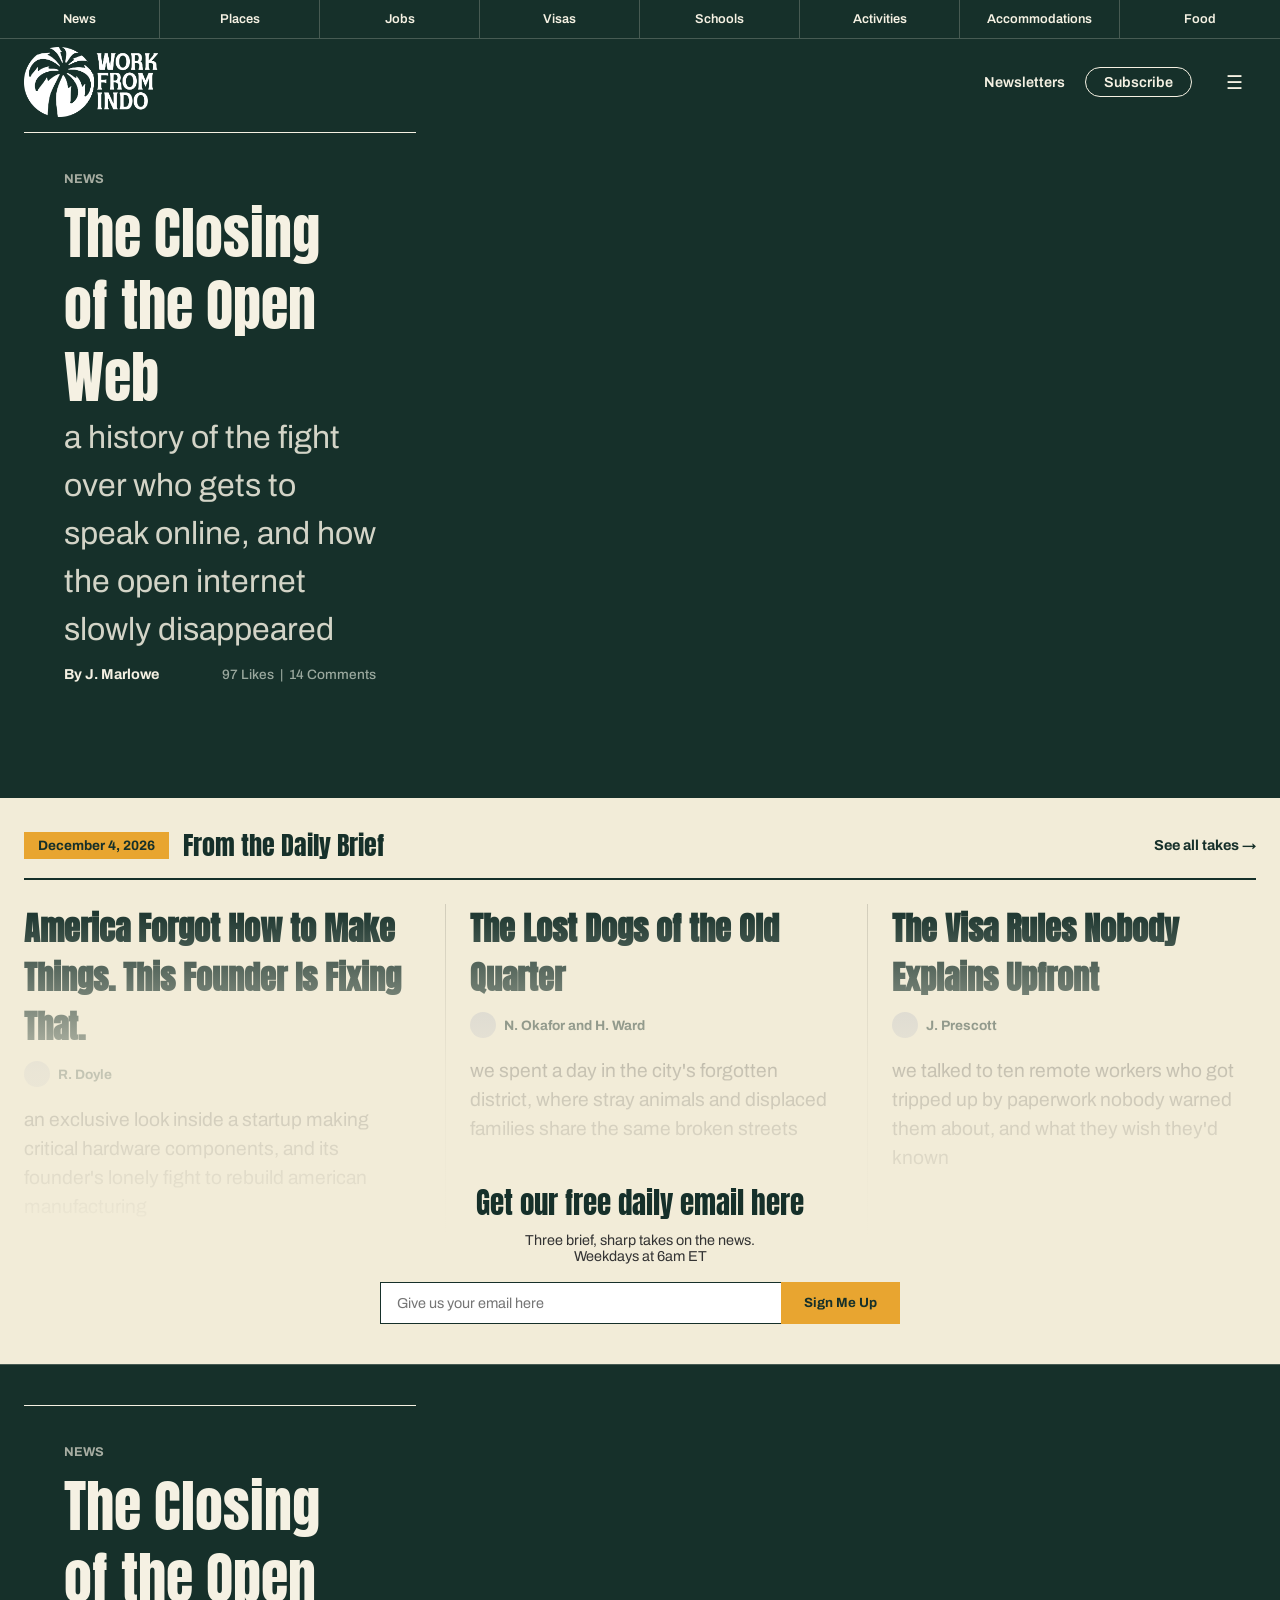
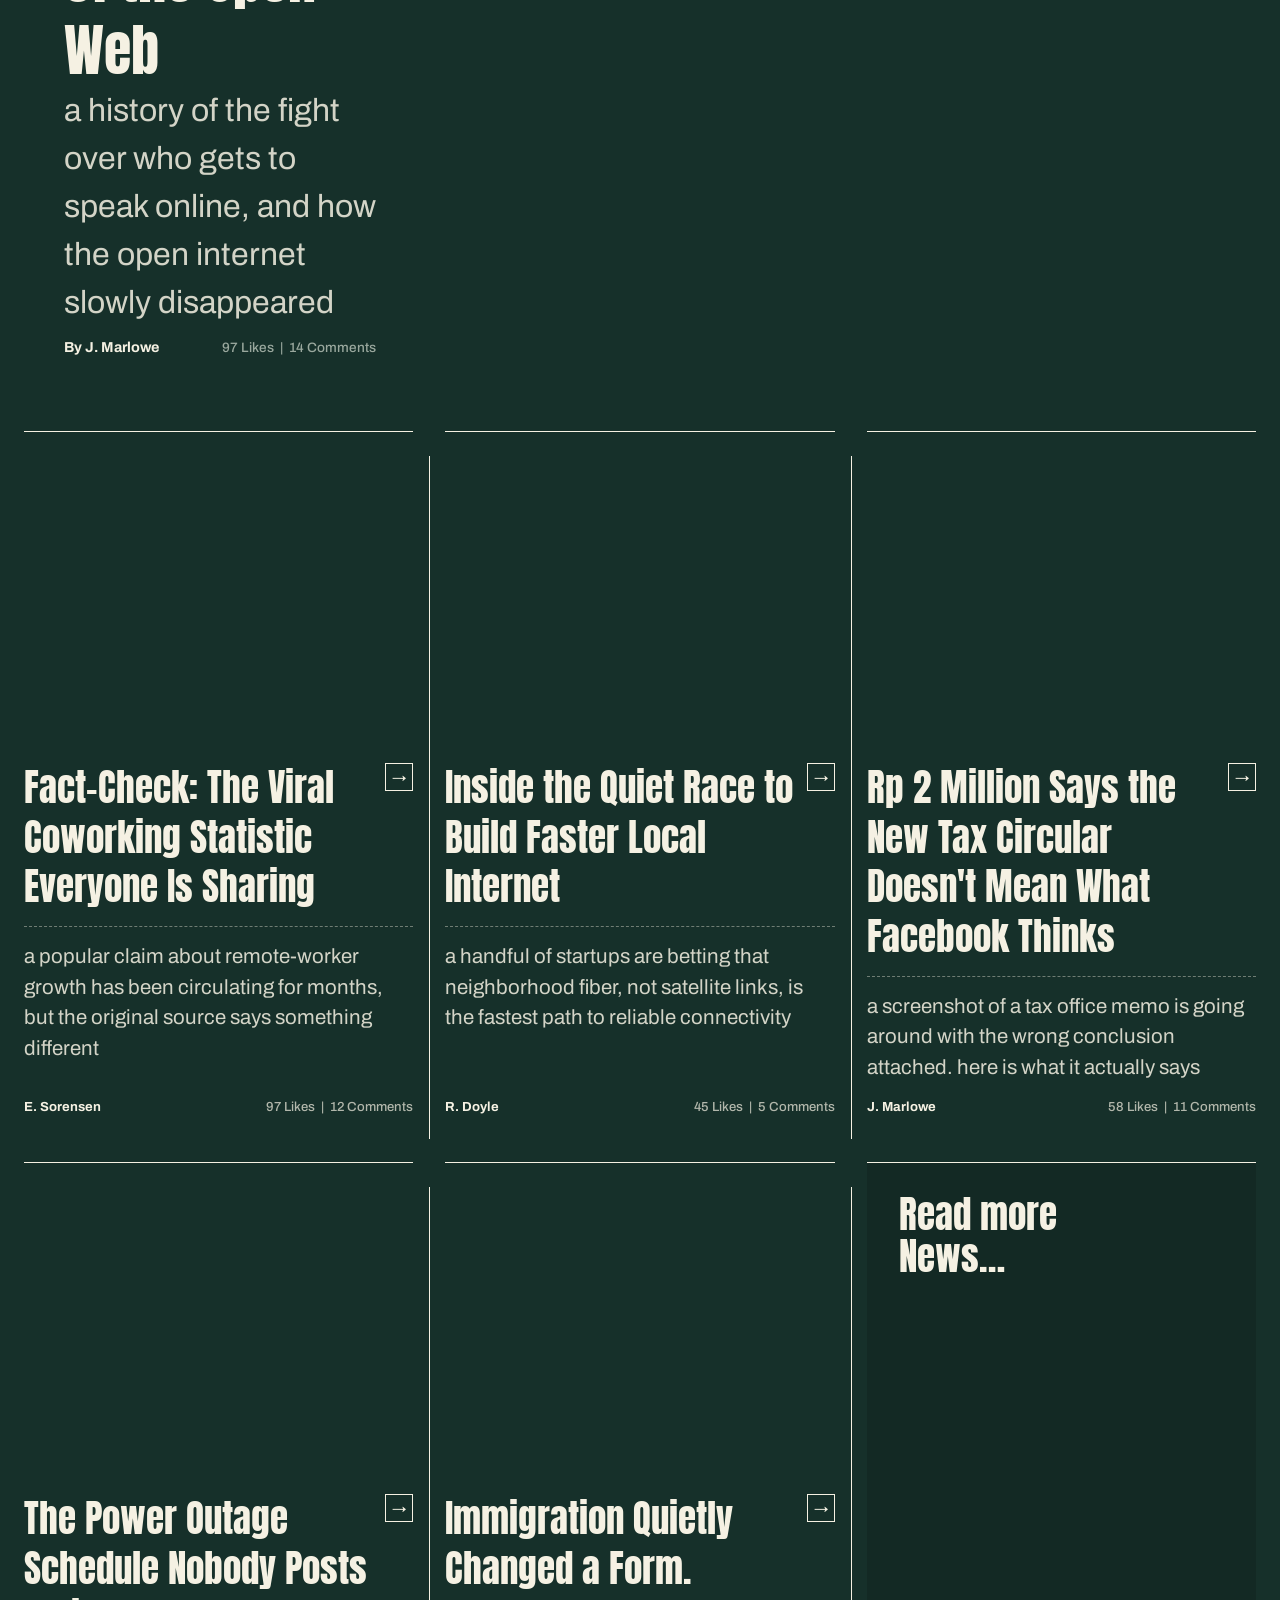
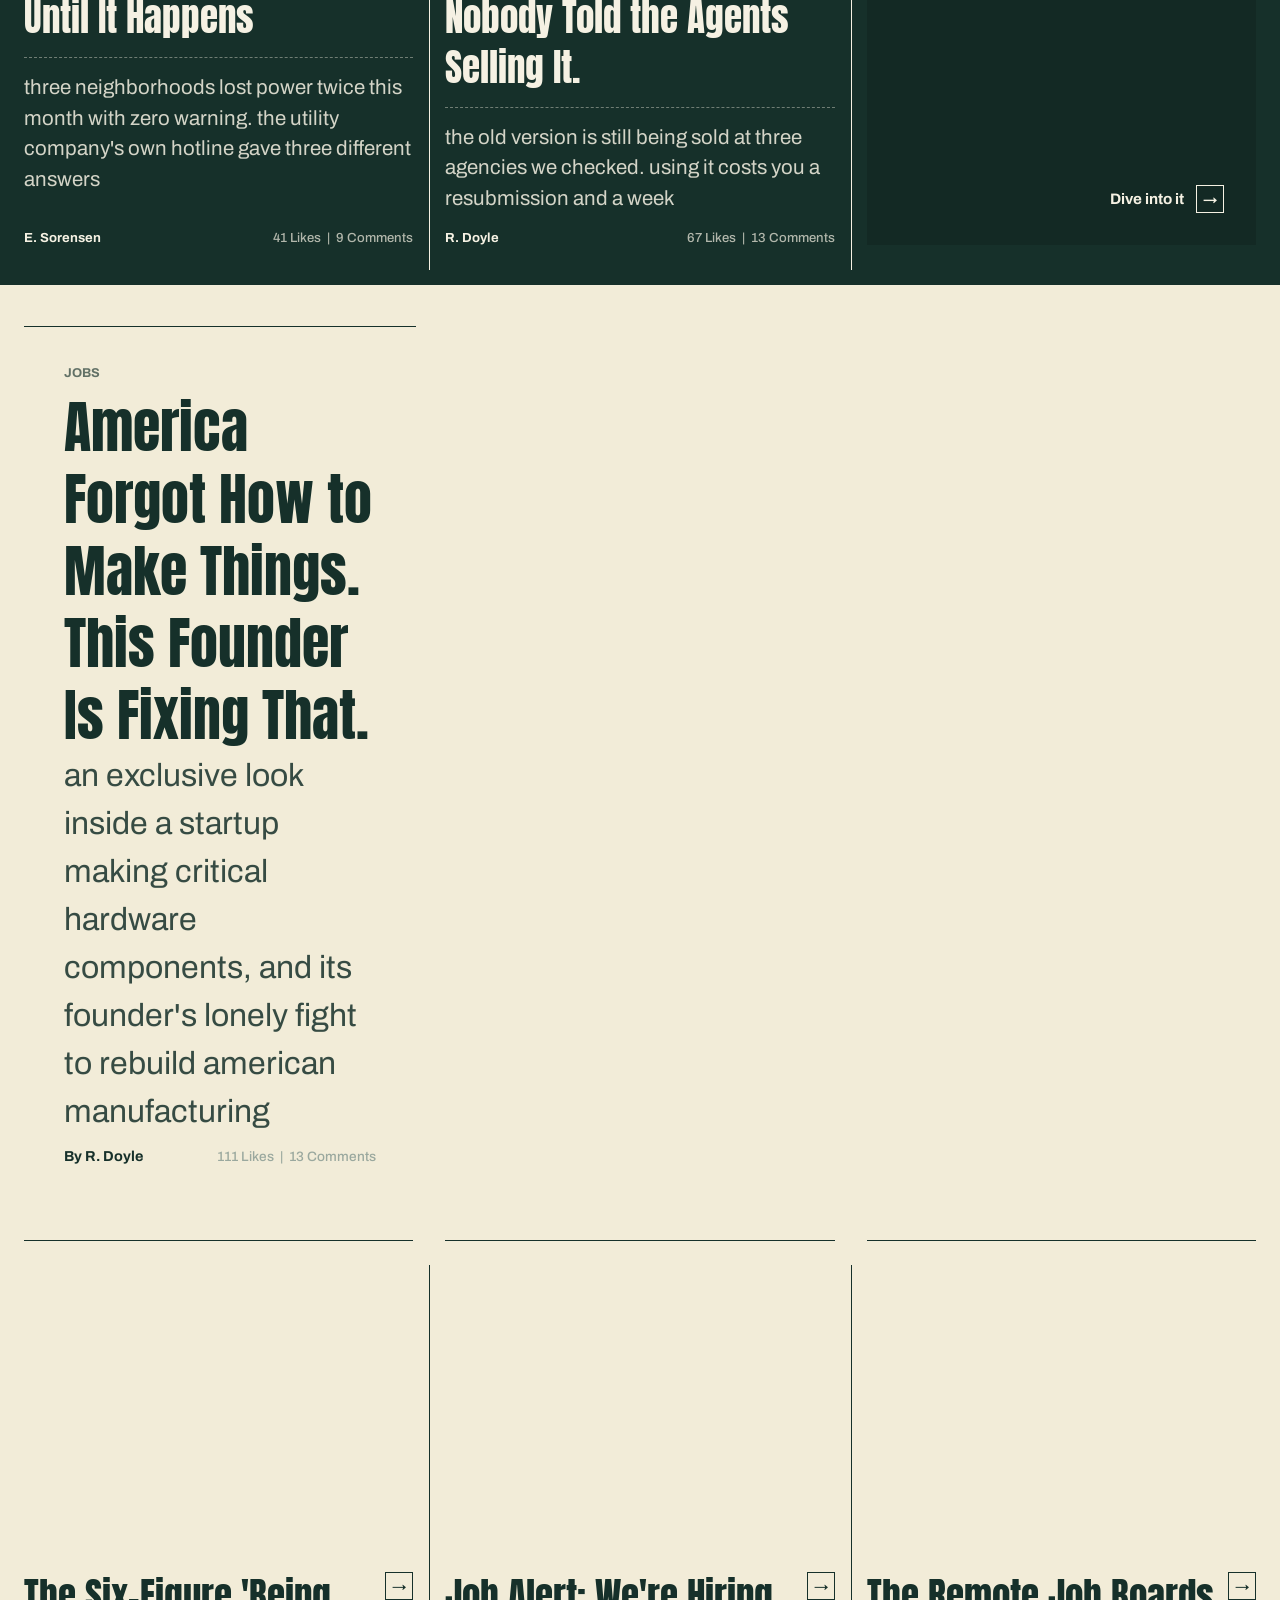
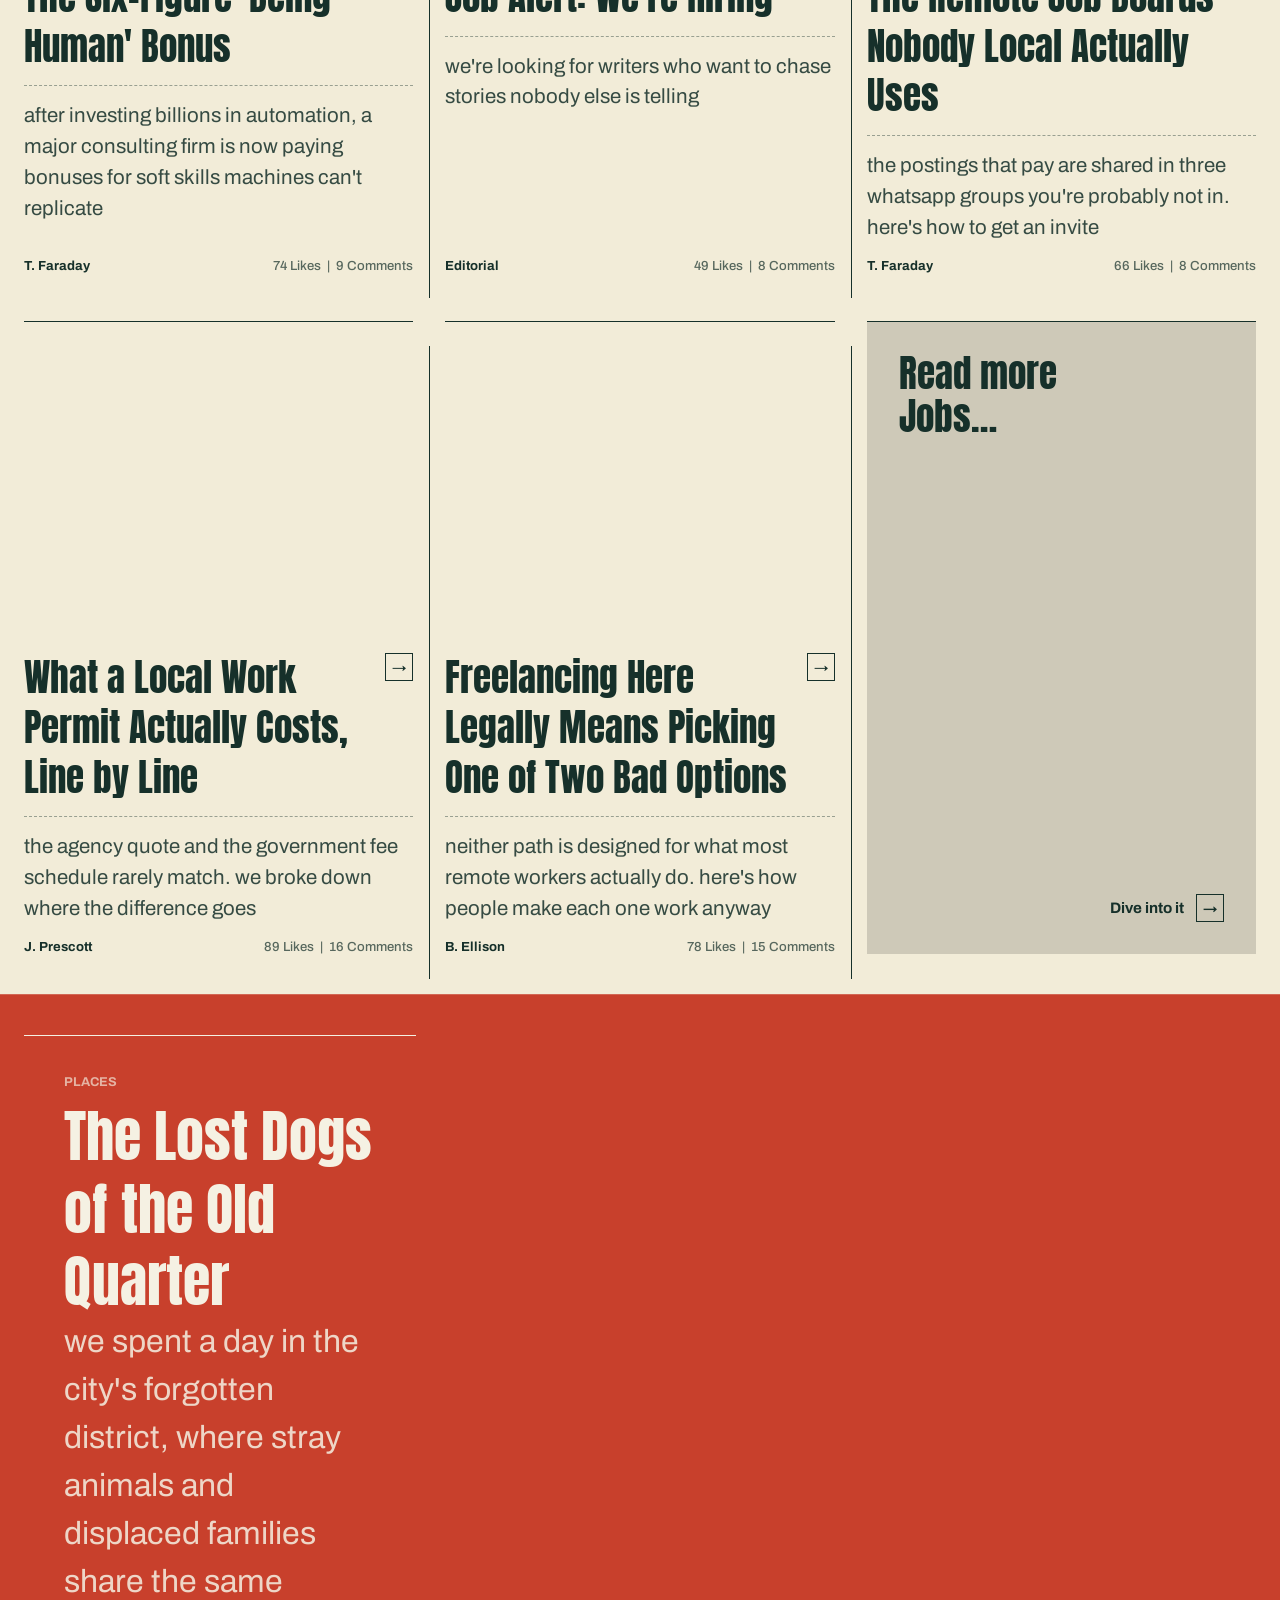
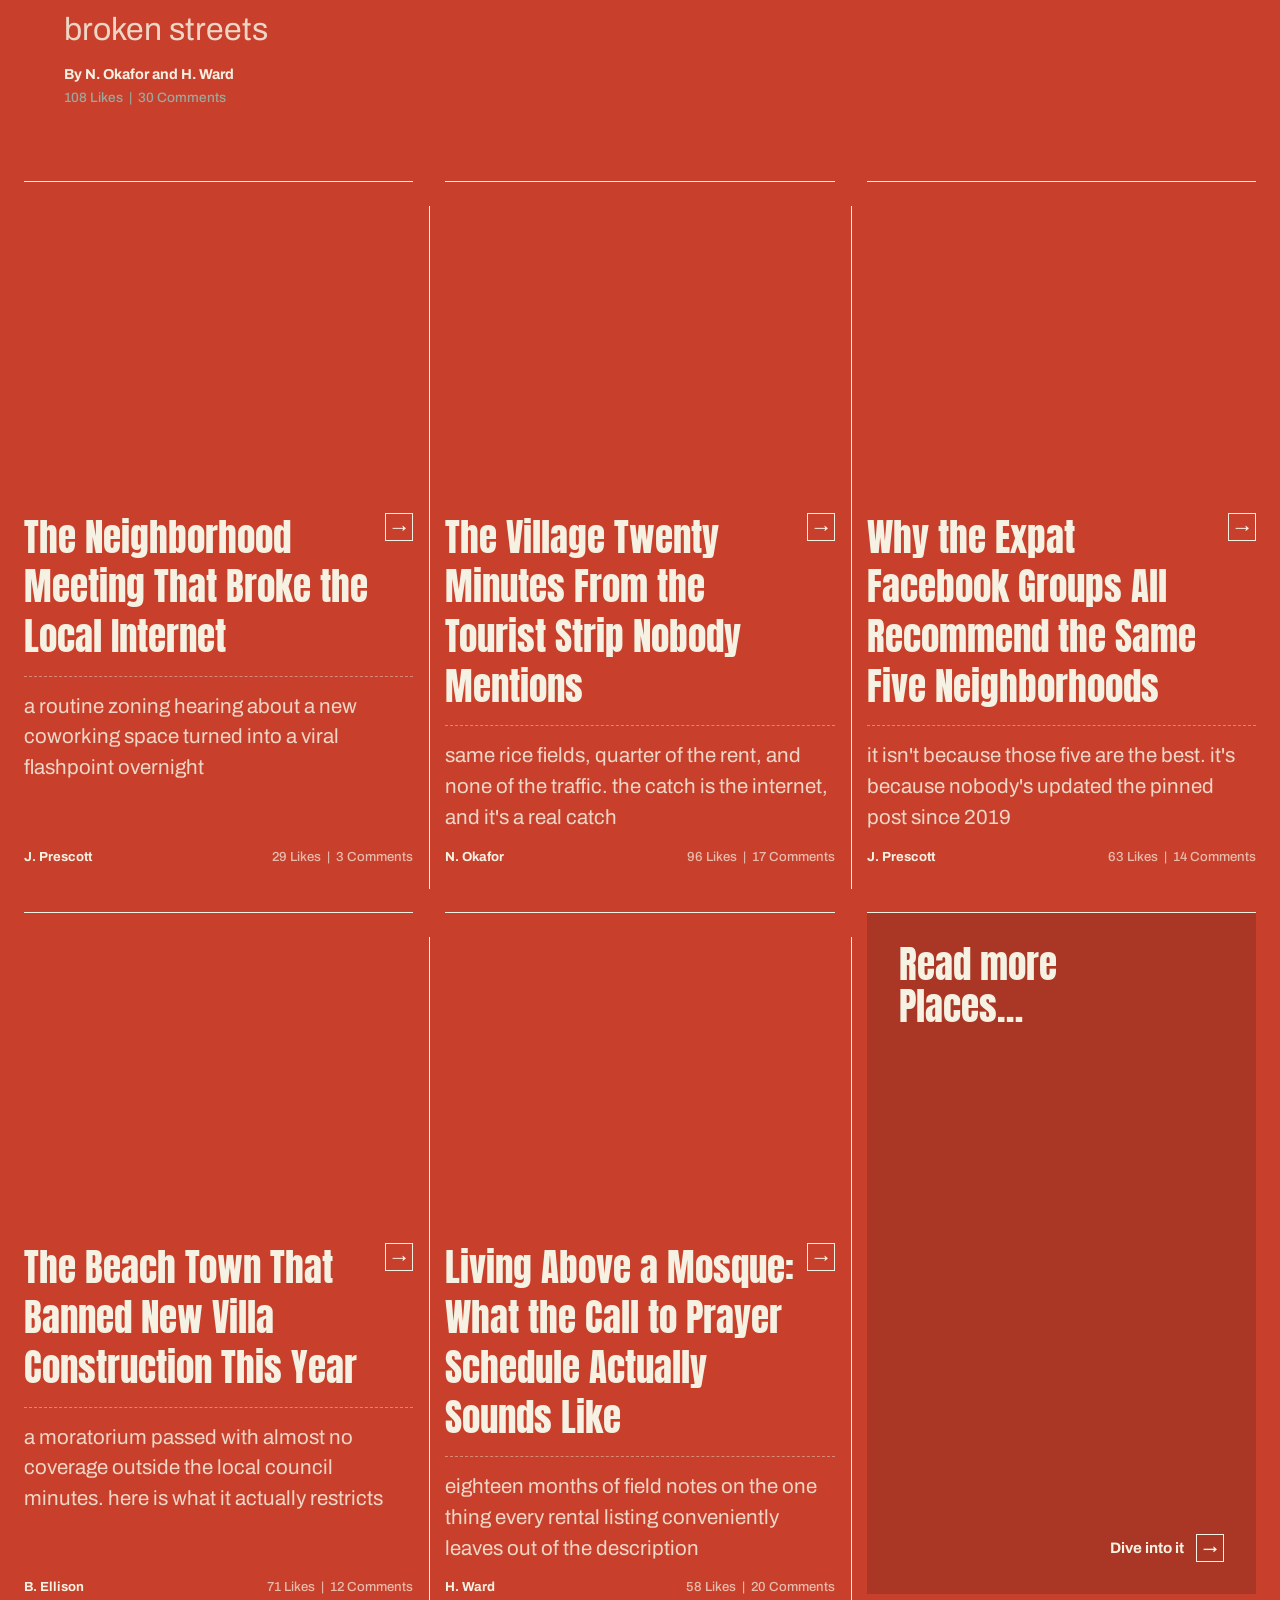
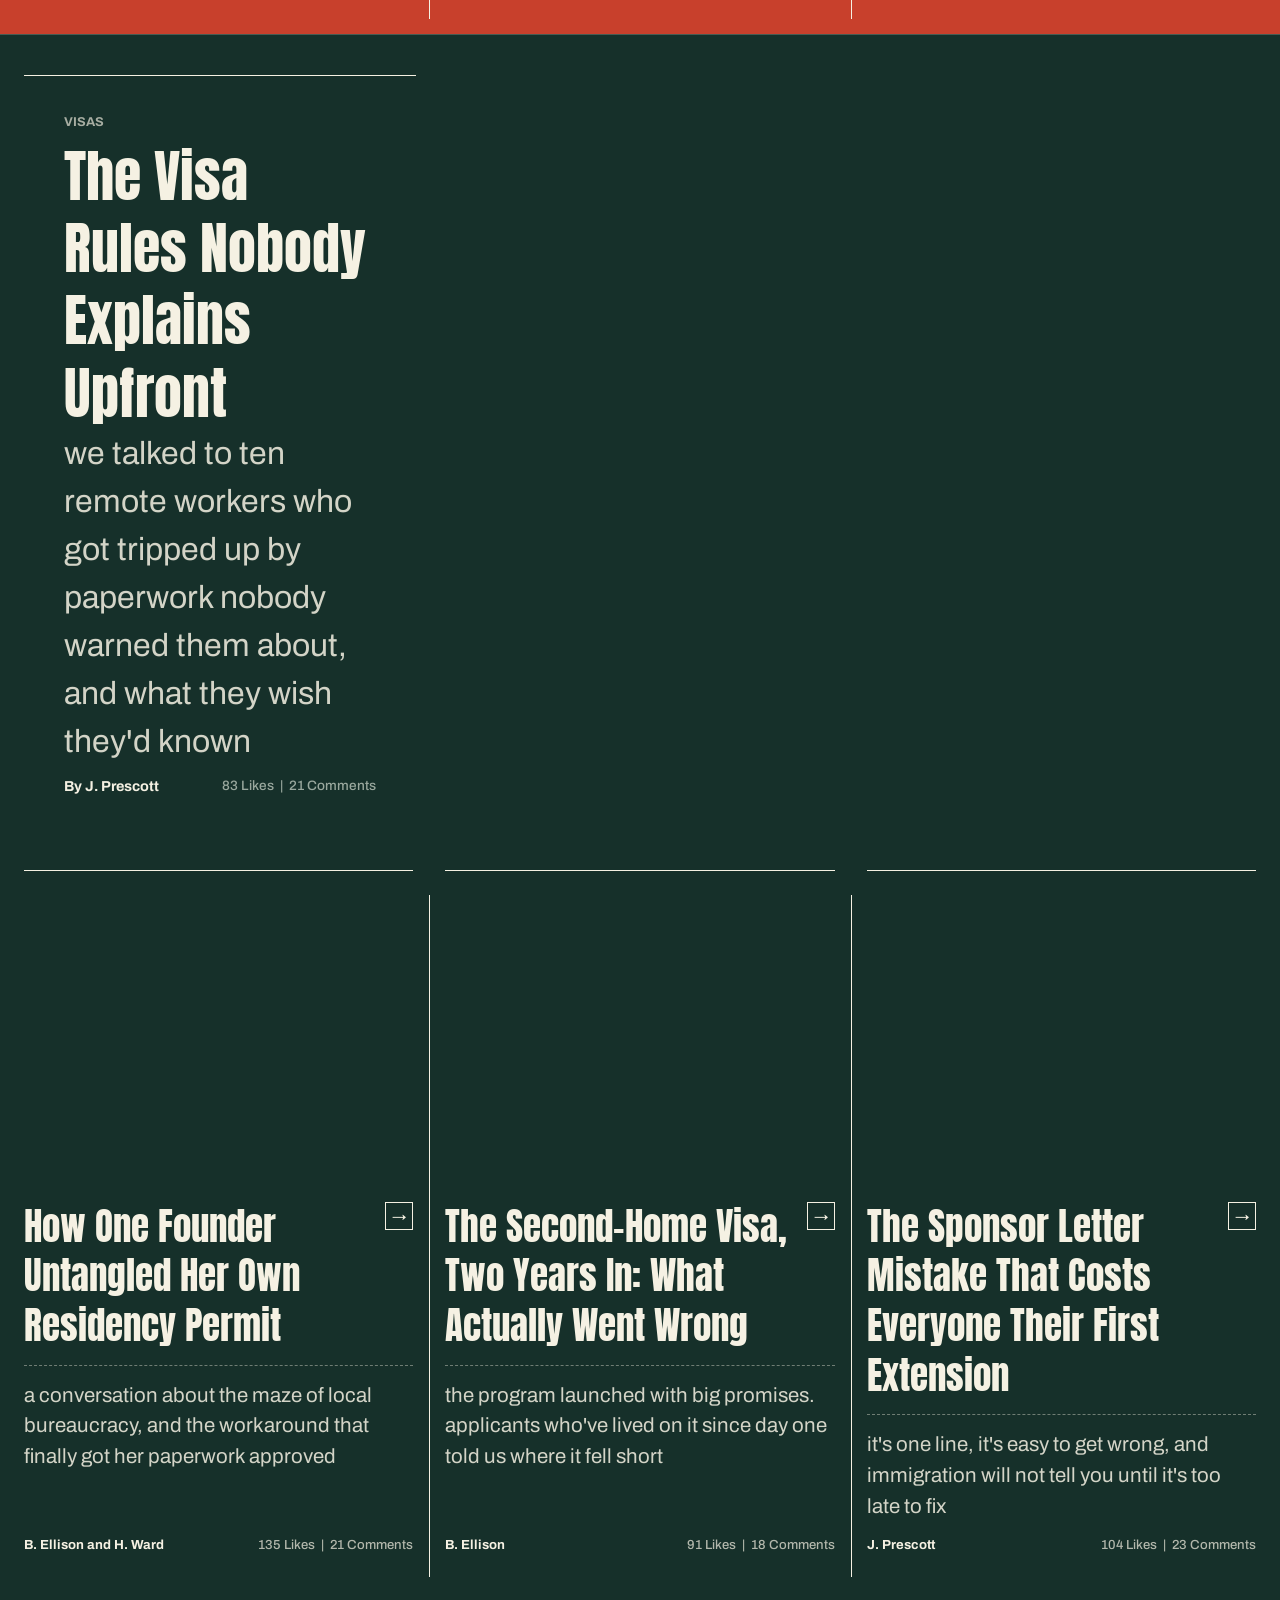
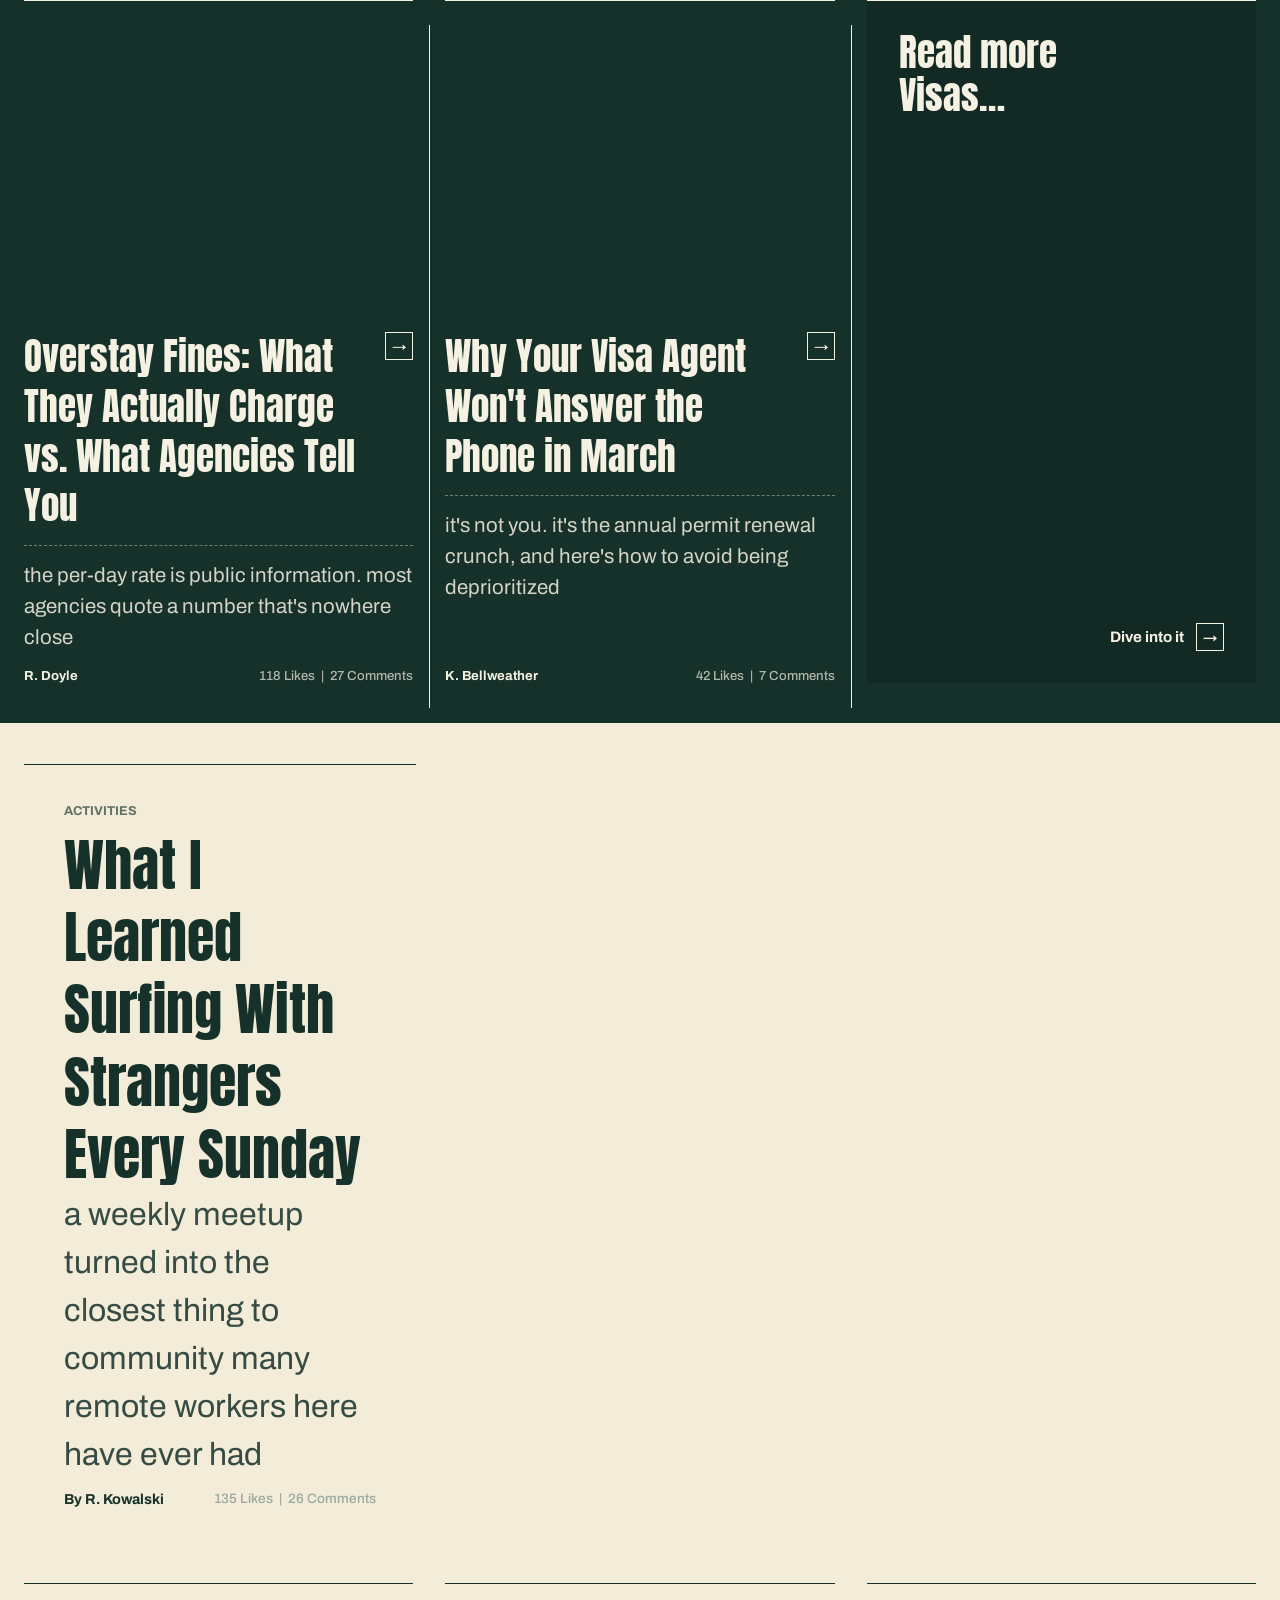
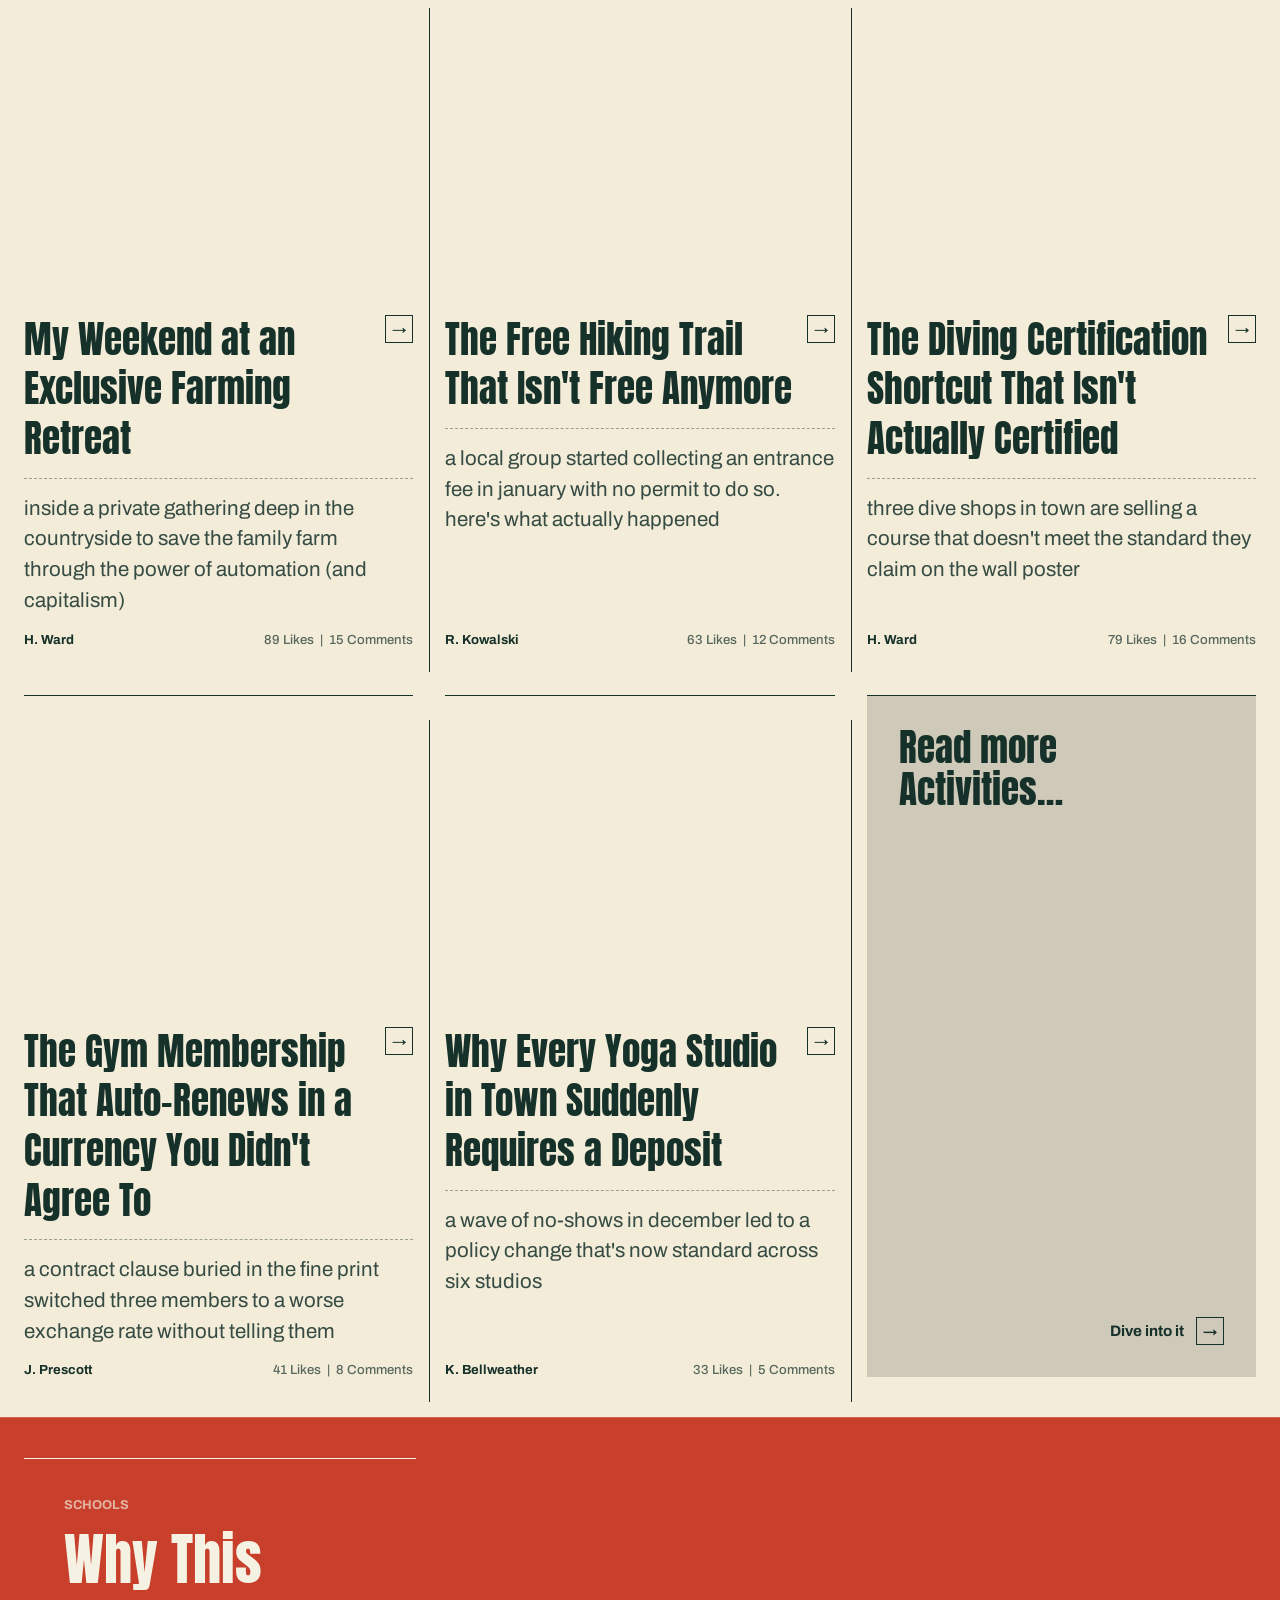
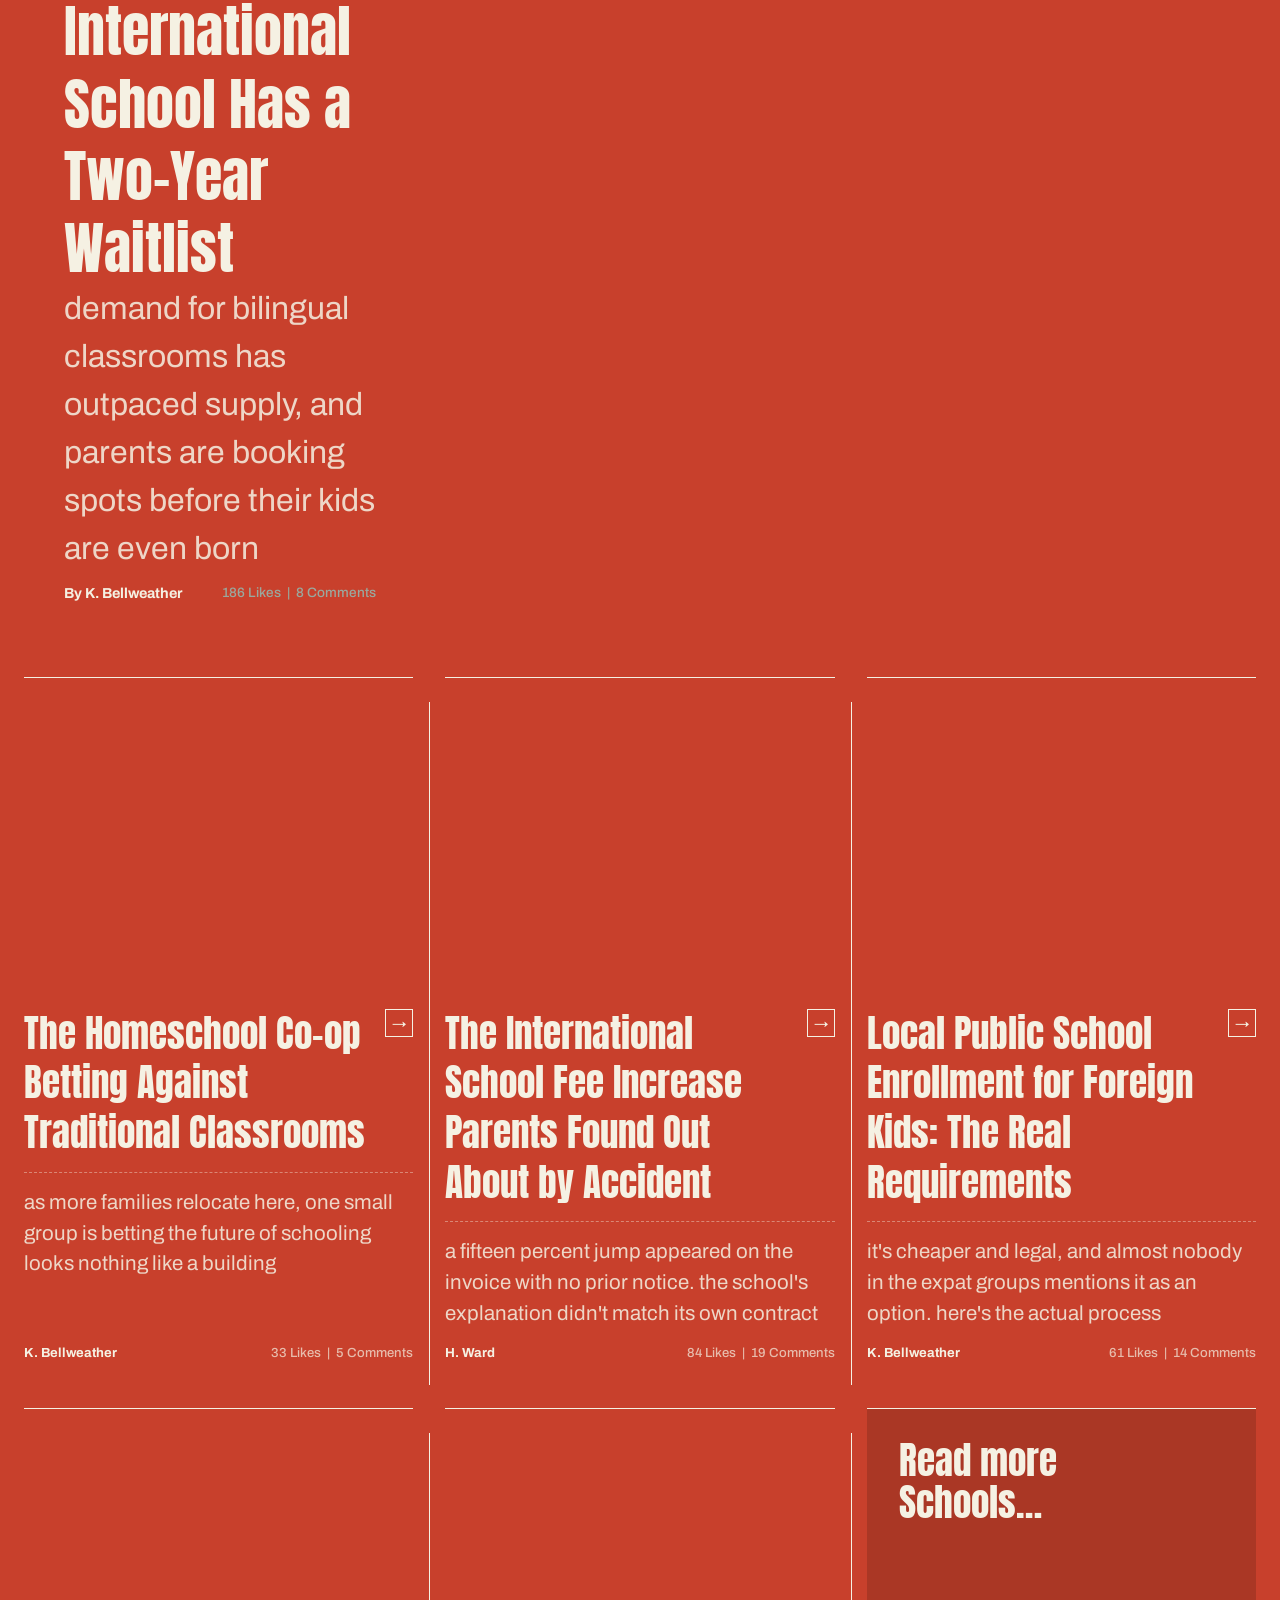
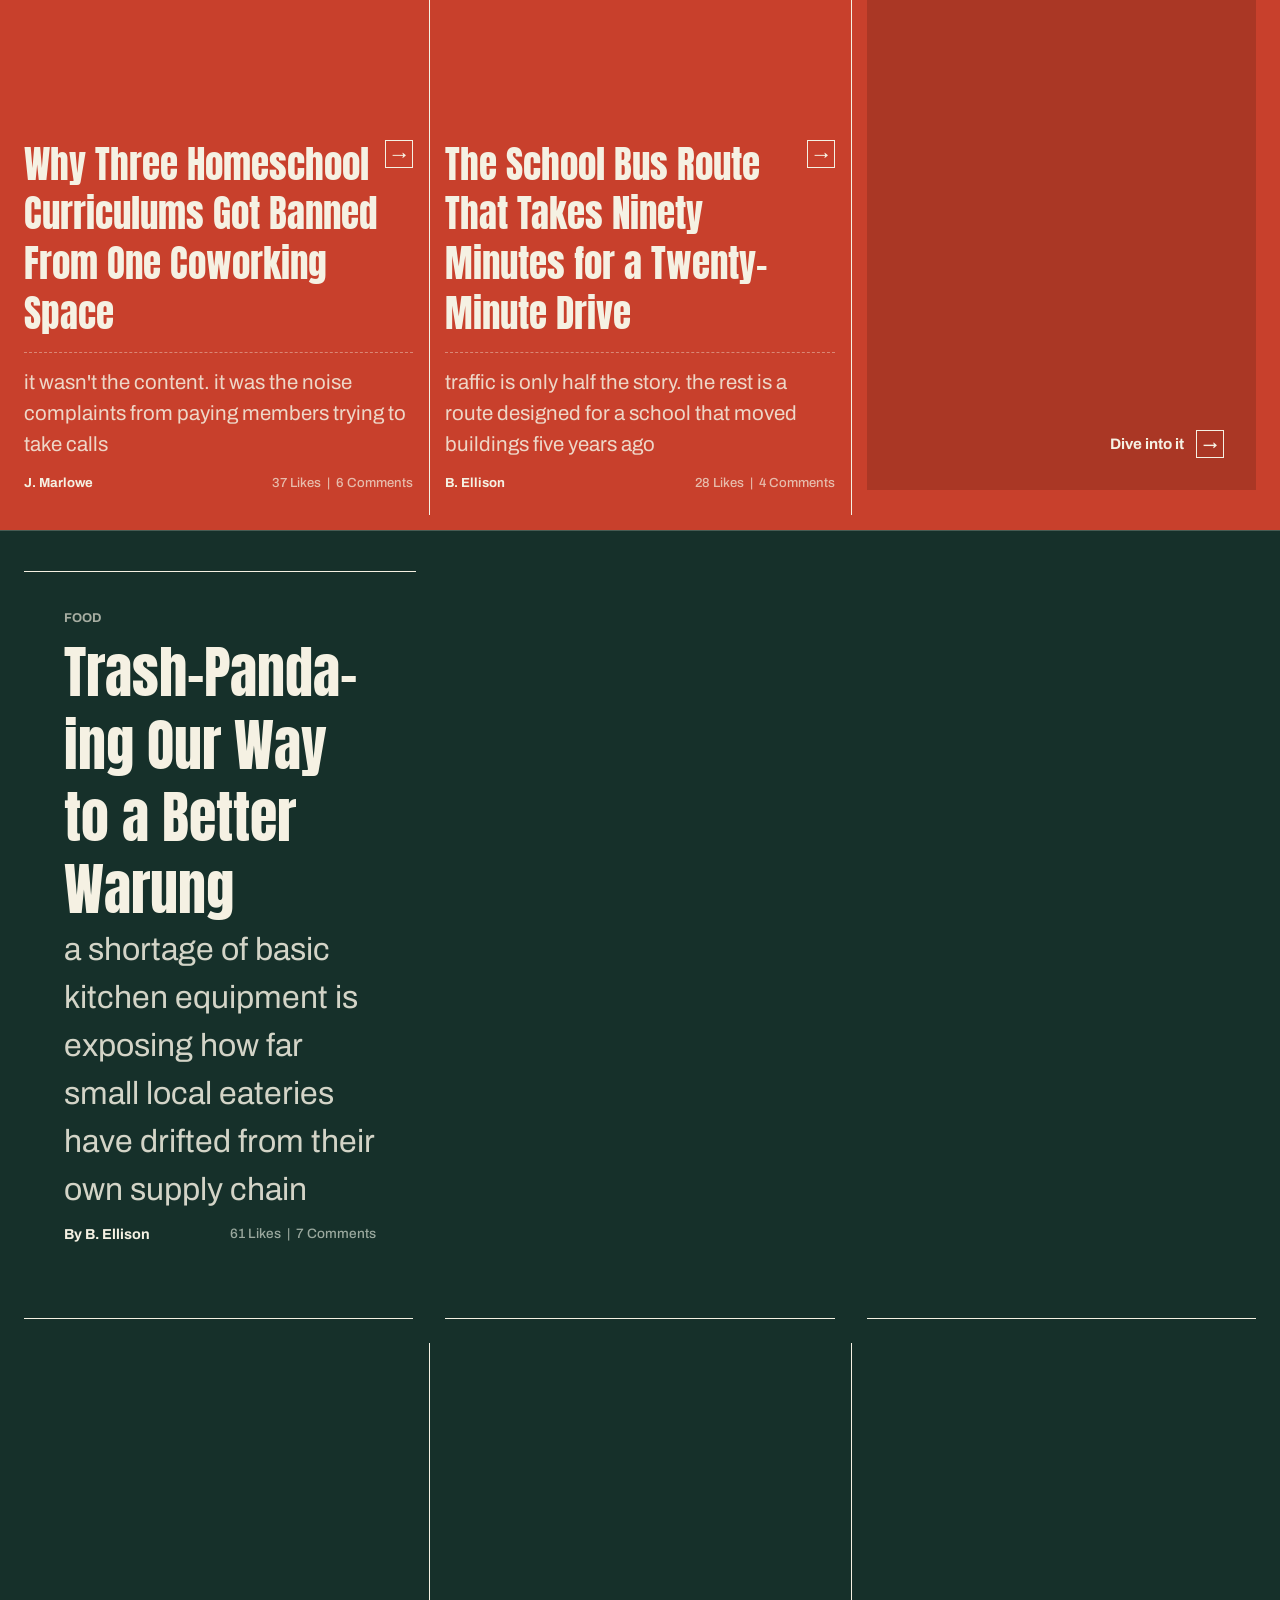
<file: index.html>
<!DOCTYPE html>
<html lang="en">
<head>
<meta charset="UTF-8">
<meta name="viewport" content="width=device-width, initial-scale=1.0">
<title>Work From Indo — Independent News &amp; Culture</title>
<link rel="icon" type="image/jpeg" href="assets/images/Logo/WFI Badge 1.jpg">
<link rel="preconnect" href="https://fonts.googleapis.com">
<link rel="preconnect" href="https://fonts.gstatic.com" crossorigin>
<link href="https://fonts.googleapis.com/css2?family=Anton&family=Archivo:ital,wght@0,400;0,500;0,600;0,700;0,800;1,400&display=swap" rel="stylesheet">
<link rel="stylesheet" href="styles.css?v=54">
</head>
<body>

<div class="utility-bar">
  <nav class="utility-nav">
    <a href="category.html?cat=News">News</a>
    <a href="category.html?cat=Places">Places</a>
    <a href="category.html?cat=Jobs">Jobs</a>
    <a href="category.html?cat=Visas">Visas</a>
    <a href="category.html?cat=Schools">Schools</a>
    <a href="category.html?cat=Activities">Activities</a>
    <a href="category.html?cat=Accommodations">Accommodations</a>
    <a href="category.html?cat=Food">Food</a>
  </nav>
</div>

<header class="site-header">
  <div class="header-row">
    <a href="#" class="logo-mark">
      <img src="assets/images/Logo/WFI - Horz Transp White.png" alt="Work From Indo">
    </a>
    <div class="header-actions">
      <a href="#daily-strip">Newsletters</a>
      <a href="subscribe.html" class="btn-pill">Subscribe</a>
      <button class="menu-toggle" id="menu-toggle" aria-label="Open menu" aria-expanded="false" aria-controls="side-menu">&#9776;</button>
    </div>
  </div>
</header>

<div class="menu-overlay" id="menu-overlay"></div>
<aside class="side-menu" id="side-menu" aria-hidden="true">
  <div class="menu-top">
    <img class="menu-logo" src="assets/images/Logo/WFI - Horz Transp Black.png" alt="Work From Indo">
    <button class="menu-close" id="menu-close" aria-label="Close menu">&times;</button>
  </div>
  <nav class="menu-group">
    <a href="subscribe.html">Subscribe</a>
    <a href="#daily-strip">Newsletters</a>
  </nav>
  <hr class="menu-divider">
  <nav class="menu-group">
    <a href="category.html?cat=News">News</a>
    <a href="category.html?cat=Places">Places</a>
    <a href="category.html?cat=Jobs">Jobs</a>
    <a href="category.html?cat=Visas">Visas</a>
    <a href="category.html?cat=Schools">Schools</a>
    <a href="category.html?cat=Activities">Activities</a>
    <a href="category.html?cat=Accommodations">Accommodations</a>
    <a href="category.html?cat=Food">Food</a>
  </nav>
  <hr class="menu-divider">
  <nav class="menu-group menu-group-small">
    <a href="#">Search</a>
    <a href="#">Take Archive</a>
    <a href="#">About</a>
    <a href="#">Writers</a>
    <a href="#">Careers</a>
  </nav>
  <div class="menu-social">
    <a href="#" aria-label="X">&#120143;</a>
    <a href="#" aria-label="Instagram">&#9679;</a>
    <a href="#" aria-label="YouTube">&#9654;</a>
    <a href="#" aria-label="Podcast">&#9835;</a>
    <a href="#" aria-label="More">&#9776;</a>
  </div>
</aside>

<section class="hero" id="hero">
  <!-- populated by script.js from the first article -->
</section>

<section class="daily-strip" id="daily-strip">
  <div class="daily-header">
    <div>
      <span class="date-badge" id="daily-date"></span>
      <span class="daily-title">From the Daily Brief</span>
    </div>
    <a href="#" class="see-all">See all takes &#8594;</a>
  </div>
  <div class="daily-cols-wrap">
    <div class="daily-cols" id="daily-cols">
      <!-- populated by script.js -->
    </div>
    <div class="daily-cols-fade" aria-hidden="true"></div>
  </div>
  <div class="newsletter-block" id="newsletter">
    <p class="newsletter-heading">Get our free daily email here</p>
    <p class="newsletter-sub">Three brief, sharp takes on the news.<br>Weekdays at 6am ET</p>
    <form class="newsletter-form" onsubmit="return false;">
      <input type="email" placeholder="Give us your email here" required>
      <button type="submit">Sign Me Up</button>
    </form>
  </div>
</section>

<main class="category-sections" id="category-sections">
  <!-- populated by script.js -->
</main>

<footer class="site-footer">
  <img class="footer-wordmark" src="assets/images/Logo/WFI - Horz Transp White.png" alt="Work From Indo">
  <div class="footer-row">
    <div class="footer-links">
      <a href="#">Terms &amp; Conditions</a>
      <a href="#">Cookie Policy</a>
    </div>
    <div class="footer-social">
      <a href="#">X (Twitter)</a>
      <a href="#">Facebook</a>
      <a href="#">Instagram</a>
      <a href="#">RSS</a>
      <a href="#">Newsletter</a>
      <a href="#">Advertise</a>
    </div>
    <div class="footer-copy">All rights reserved. &copy; 2026 Work From Indo</div>
  </div>
</footer>

<script src="script.js?v=15"></script>
</body>
</html>
</file>
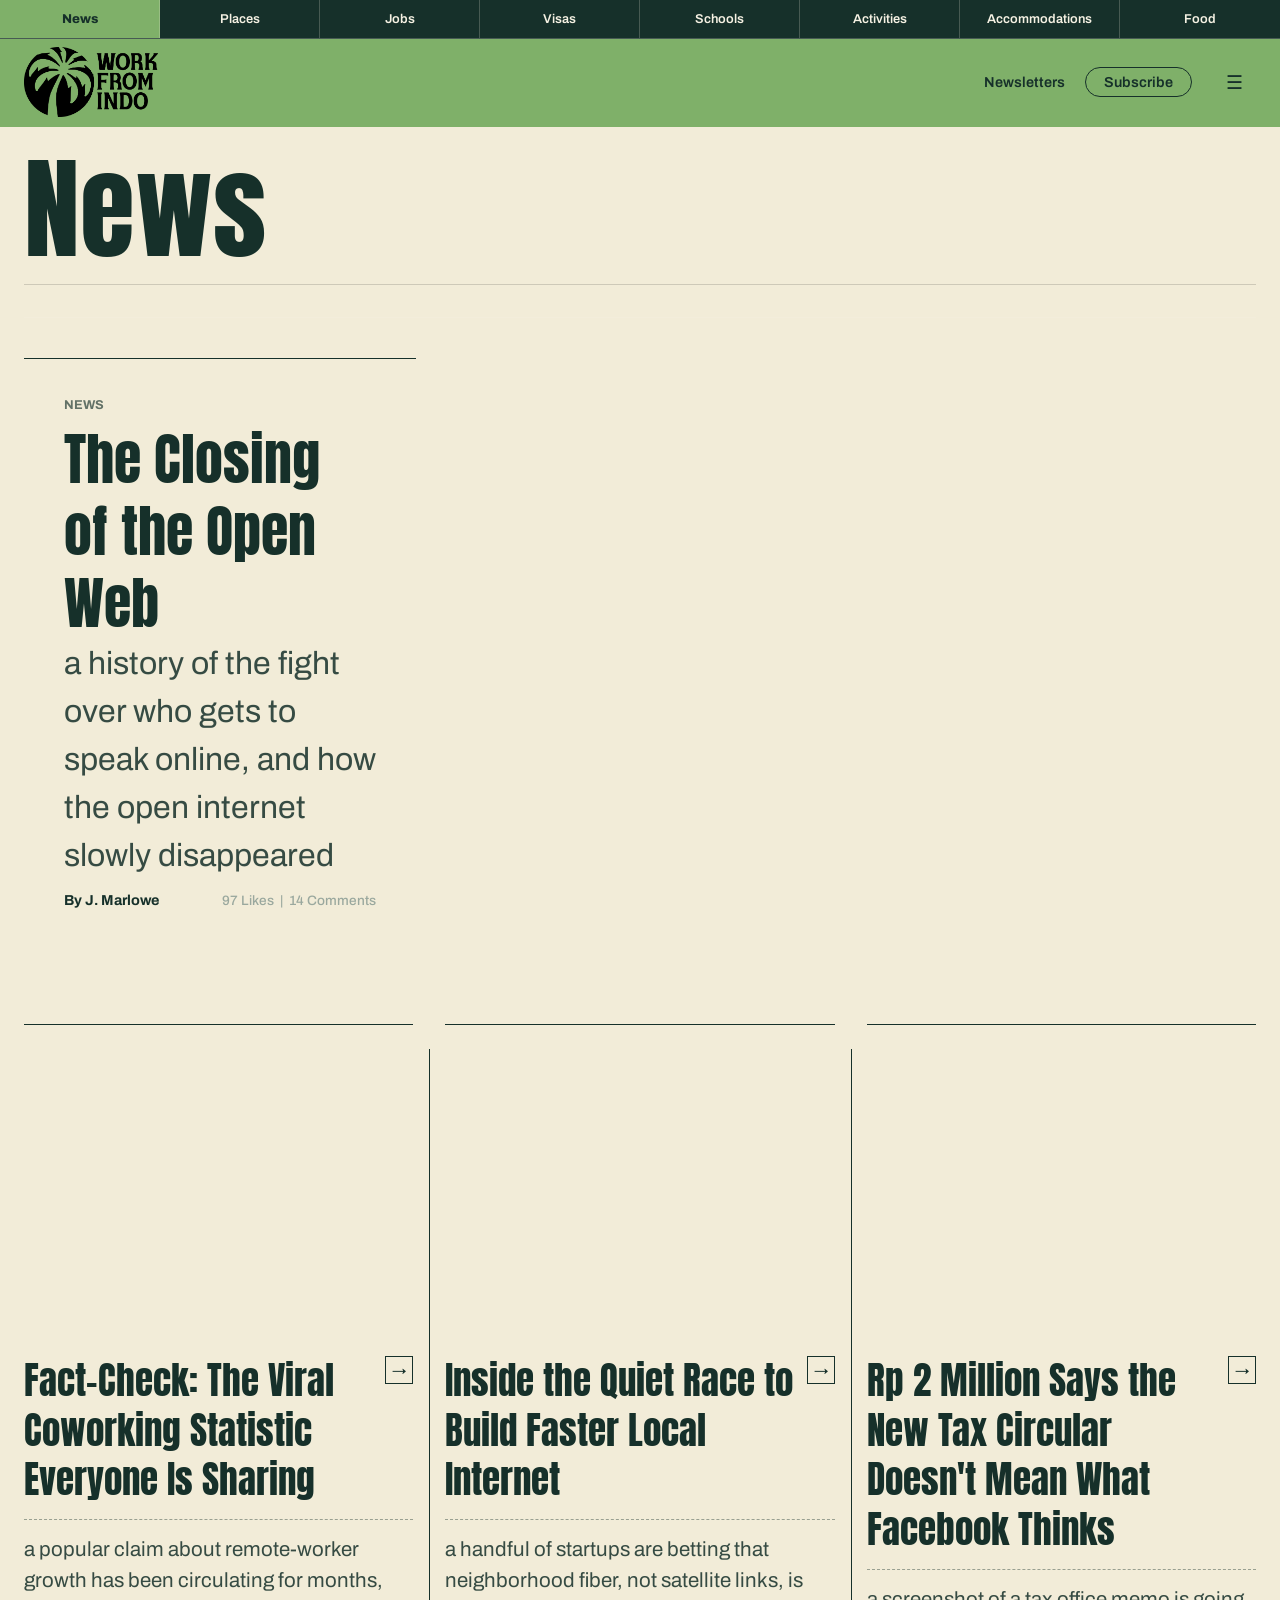
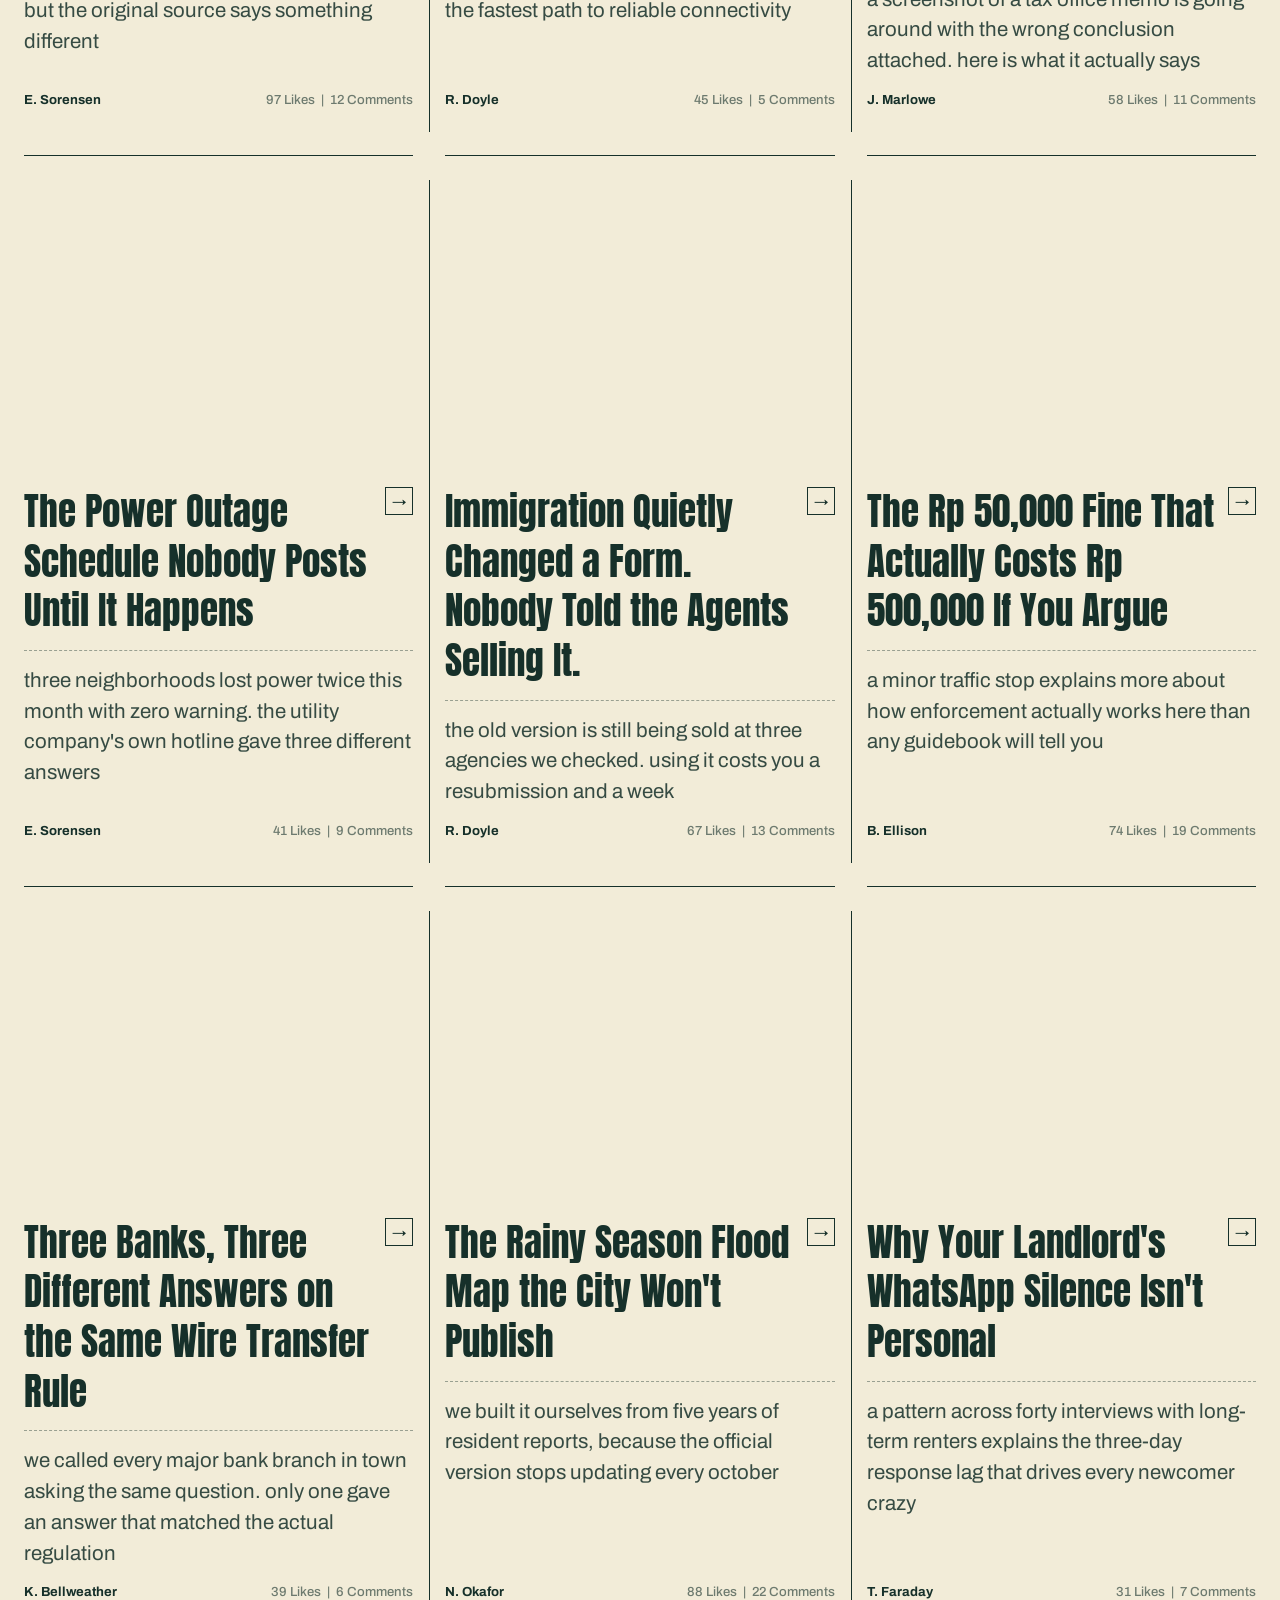
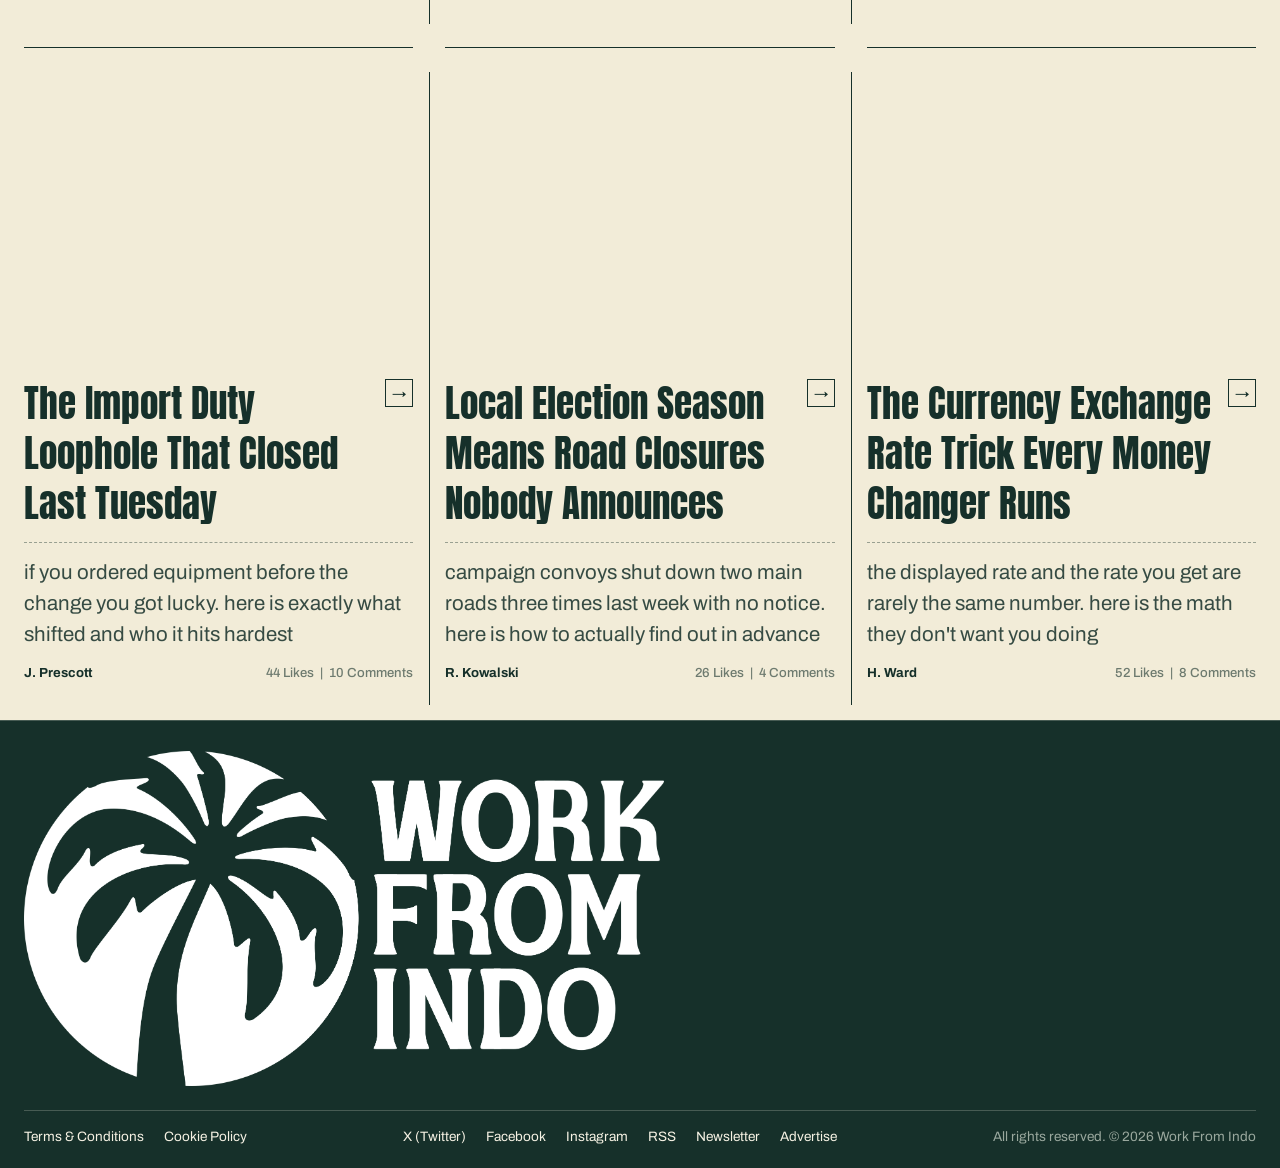
<file: category.html>
<!DOCTYPE html>
<html lang="en">
<head>
<meta charset="UTF-8">
<meta name="viewport" content="width=device-width, initial-scale=1.0">
<title>Category — Work From Indo</title>
<link rel="icon" type="image/jpeg" href="assets/images/Logo/WFI Badge 1.jpg">
<link rel="preconnect" href="https://fonts.googleapis.com">
<link rel="preconnect" href="https://fonts.gstatic.com" crossorigin>
<link href="https://fonts.googleapis.com/css2?family=Anton&family=Archivo:ital,wght@0,400;0,500;0,600;0,700;0,800;1,400&display=swap" rel="stylesheet">
<link rel="stylesheet" href="styles.css?v=54">
<link rel="stylesheet" href="category.css?v=9">
</head>
<body>

<div class="utility-bar" id="utility-bar">
  <nav class="utility-nav" id="utility-nav">
    <a href="category.html?cat=News" data-cat="News">News</a>
    <a href="category.html?cat=Places" data-cat="Places">Places</a>
    <a href="category.html?cat=Jobs" data-cat="Jobs">Jobs</a>
    <a href="category.html?cat=Visas" data-cat="Visas">Visas</a>
    <a href="category.html?cat=Schools" data-cat="Schools">Schools</a>
    <a href="category.html?cat=Activities" data-cat="Activities">Activities</a>
    <a href="category.html?cat=Accommodations" data-cat="Accommodations">Accommodations</a>
    <a href="category.html?cat=Food" data-cat="Food">Food</a>
  </nav>
</div>

<header class="site-header" id="site-header">
  <div class="header-row">
    <a href="index.html" class="logo-mark">
      <img src="assets/images/Logo/WFI - Horz Transp Black.png" alt="Work From Indo">
    </a>
    <div class="header-actions">
      <a href="index.html#daily-strip">Newsletters</a>
      <a href="subscribe.html" class="btn-pill">Subscribe</a>
      <button class="menu-toggle" id="menu-toggle" aria-label="Open menu" aria-expanded="false" aria-controls="side-menu">&#9776;</button>
    </div>
  </div>
</header>

<div class="menu-overlay" id="menu-overlay"></div>
<aside class="side-menu" id="side-menu" aria-hidden="true">
  <div class="menu-top">
    <img class="menu-logo" src="assets/images/Logo/WFI - Horz Transp Black.png" alt="Work From Indo">
    <button class="menu-close" id="menu-close" aria-label="Close menu">&times;</button>
  </div>
  <nav class="menu-group">
    <a href="subscribe.html">Subscribe</a>
    <a href="index.html#daily-strip">Newsletters</a>
  </nav>
  <hr class="menu-divider">
  <nav class="menu-group">
    <a href="category.html?cat=News">News</a>
    <a href="category.html?cat=Places">Places</a>
    <a href="category.html?cat=Jobs">Jobs</a>
    <a href="category.html?cat=Visas">Visas</a>
    <a href="category.html?cat=Schools">Schools</a>
    <a href="category.html?cat=Activities">Activities</a>
    <a href="category.html?cat=Accommodations">Accommodations</a>
    <a href="category.html?cat=Food">Food</a>
  </nav>
  <hr class="menu-divider">
  <nav class="menu-group menu-group-small">
    <a href="#">Search</a>
    <a href="#">Take Archive</a>
    <a href="#">About</a>
    <a href="#">Writers</a>
    <a href="#">Careers</a>
  </nav>
  <div class="menu-social">
    <a href="#" aria-label="X">&#120143;</a>
    <a href="#" aria-label="Instagram">&#9679;</a>
    <a href="#" aria-label="YouTube">&#9654;</a>
    <a href="#" aria-label="Podcast">&#9835;</a>
    <a href="#" aria-label="More">&#9776;</a>
  </div>
</aside>

<h1 class="category-page-title" id="category-page-title">Category</h1>

<main class="category-page-content" id="category-page-content">
  <!-- populated by category.js -->
</main>

<footer class="site-footer">
  <img class="footer-wordmark" src="assets/images/Logo/WFI - Horz Transp White.png" alt="Work From Indo">
  <div class="footer-row">
    <div class="footer-links">
      <a href="#">Terms &amp; Conditions</a>
      <a href="#">Cookie Policy</a>
    </div>
    <div class="footer-social">
      <a href="#">X (Twitter)</a>
      <a href="#">Facebook</a>
      <a href="#">Instagram</a>
      <a href="#">RSS</a>
      <a href="#">Newsletter</a>
      <a href="#">Advertise</a>
    </div>
    <div class="footer-copy">All rights reserved. &copy; 2026 Work From Indo</div>
  </div>
</footer>

<script src="script.js?v=15"></script>
<script src="category.js?v=9"></script>
</body>
</html>
</file>
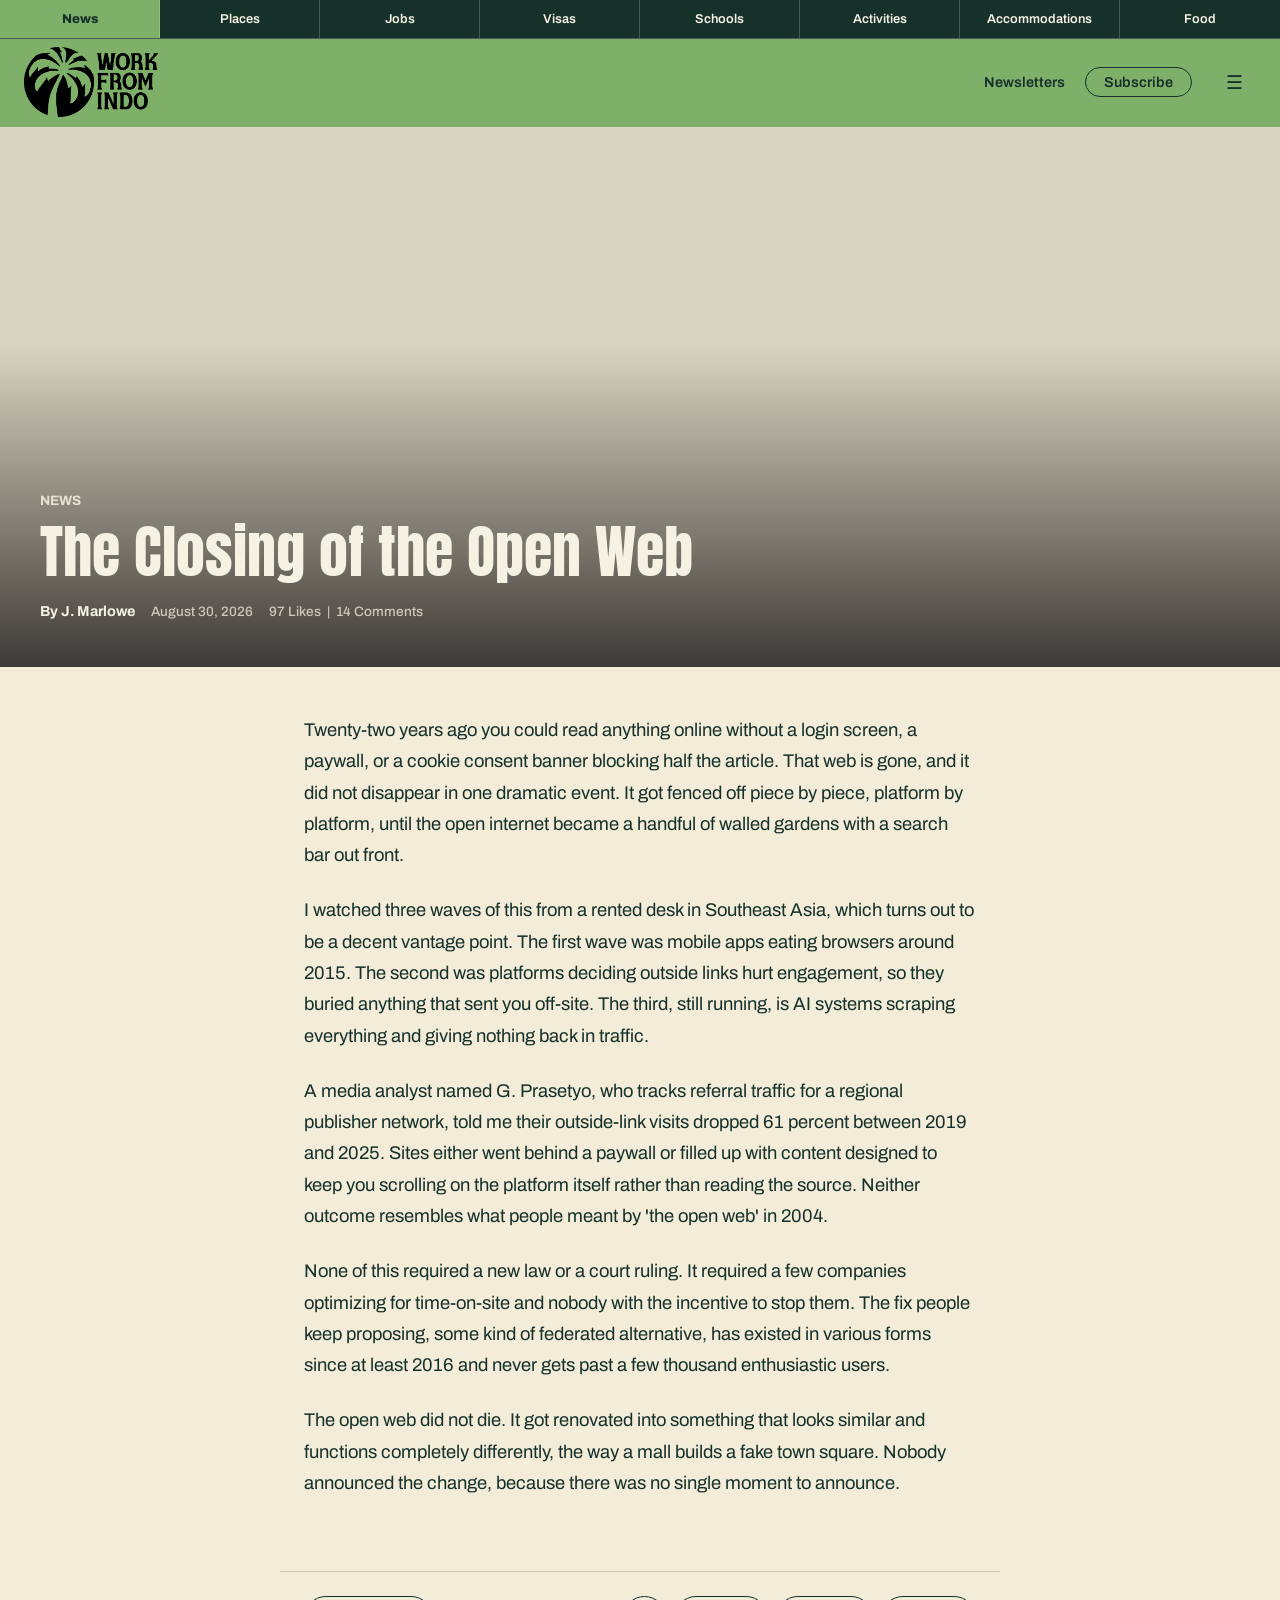
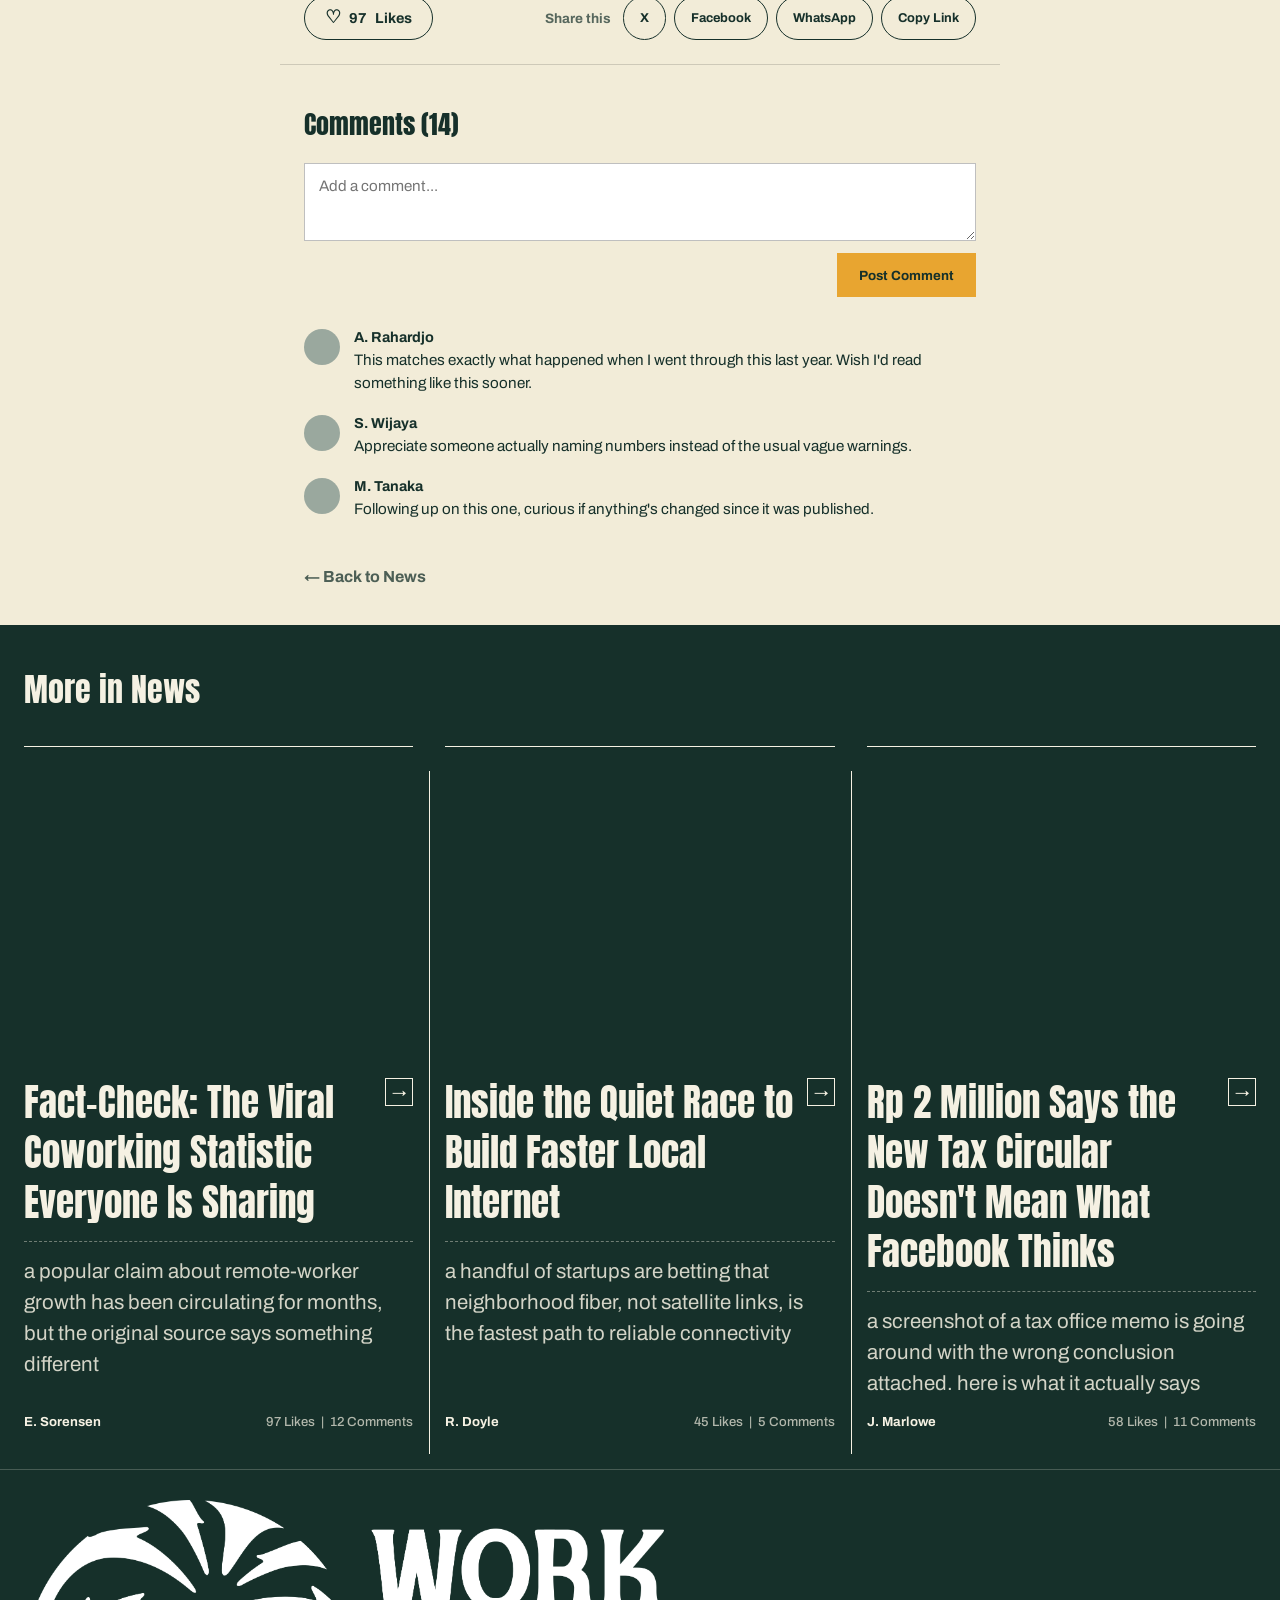
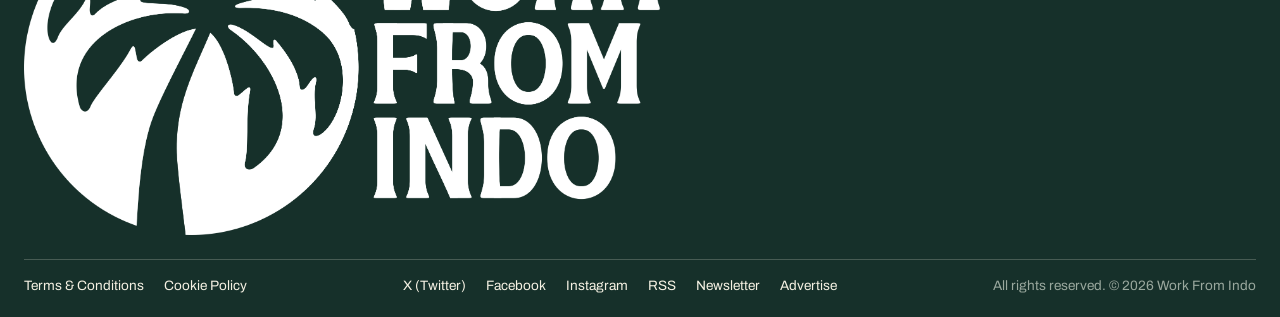
<file: post.html>
<!DOCTYPE html>
<html lang="en">
<head>
<meta charset="UTF-8">
<meta name="viewport" content="width=device-width, initial-scale=1.0">
<title>Post — Work From Indo</title>
<link rel="icon" type="image/jpeg" href="assets/images/Logo/WFI Badge 1.jpg">
<link rel="preconnect" href="https://fonts.googleapis.com">
<link rel="preconnect" href="https://fonts.gstatic.com" crossorigin>
<link href="https://fonts.googleapis.com/css2?family=Anton&family=Archivo:ital,wght@0,400;0,500;0,600;0,700;0,800;1,400&display=swap" rel="stylesheet">
<link rel="stylesheet" href="styles.css?v=54">
<link rel="stylesheet" href="category.css?v=9">
<link rel="stylesheet" href="post.css?v=3">
</head>
<body>

<div class="utility-bar" id="utility-bar">
  <nav class="utility-nav" id="utility-nav">
    <a href="category.html?cat=News" data-cat="News">News</a>
    <a href="category.html?cat=Places" data-cat="Places">Places</a>
    <a href="category.html?cat=Jobs" data-cat="Jobs">Jobs</a>
    <a href="category.html?cat=Visas" data-cat="Visas">Visas</a>
    <a href="category.html?cat=Schools" data-cat="Schools">Schools</a>
    <a href="category.html?cat=Activities" data-cat="Activities">Activities</a>
    <a href="category.html?cat=Accommodations" data-cat="Accommodations">Accommodations</a>
    <a href="category.html?cat=Food" data-cat="Food">Food</a>
  </nav>
</div>

<header class="site-header" id="site-header">
  <div class="header-row">
    <a href="index.html" class="logo-mark">
      <img src="assets/images/Logo/WFI - Horz Transp Black.png" alt="Work From Indo">
    </a>
    <div class="header-actions">
      <a href="index.html#daily-strip">Newsletters</a>
      <a href="subscribe.html" class="btn-pill">Subscribe</a>
      <button class="menu-toggle" id="menu-toggle" aria-label="Open menu" aria-expanded="false" aria-controls="side-menu">&#9776;</button>
    </div>
  </div>
</header>

<div class="menu-overlay" id="menu-overlay"></div>
<aside class="side-menu" id="side-menu" aria-hidden="true">
  <div class="menu-top">
    <img class="menu-logo" src="assets/images/Logo/WFI - Horz Transp Black.png" alt="Work From Indo">
    <button class="menu-close" id="menu-close" aria-label="Close menu">&times;</button>
  </div>
  <nav class="menu-group">
    <a href="subscribe.html">Subscribe</a>
    <a href="index.html#daily-strip">Newsletters</a>
  </nav>
  <hr class="menu-divider">
  <nav class="menu-group">
    <a href="category.html?cat=News">News</a>
    <a href="category.html?cat=Places">Places</a>
    <a href="category.html?cat=Jobs">Jobs</a>
    <a href="category.html?cat=Visas">Visas</a>
    <a href="category.html?cat=Schools">Schools</a>
    <a href="category.html?cat=Activities">Activities</a>
    <a href="category.html?cat=Accommodations">Accommodations</a>
    <a href="category.html?cat=Food">Food</a>
  </nav>
  <hr class="menu-divider">
  <nav class="menu-group menu-group-small">
    <a href="#">Search</a>
    <a href="#">Take Archive</a>
    <a href="#">About</a>
    <a href="#">Writers</a>
    <a href="#">Careers</a>
  </nav>
  <div class="menu-social">
    <a href="#" aria-label="X">&#120143;</a>
    <a href="#" aria-label="Instagram">&#9679;</a>
    <a href="#" aria-label="YouTube">&#9654;</a>
    <a href="#" aria-label="Podcast">&#9835;</a>
    <a href="#" aria-label="More">&#9776;</a>
  </div>
</aside>

<main id="post-root">
  <!-- populated by post.js -->
</main>

<footer class="site-footer">
  <img class="footer-wordmark" src="assets/images/Logo/WFI - Horz Transp White.png" alt="Work From Indo">
  <div class="footer-row">
    <div class="footer-links">
      <a href="#">Terms &amp; Conditions</a>
      <a href="#">Cookie Policy</a>
    </div>
    <div class="footer-social">
      <a href="#">X (Twitter)</a>
      <a href="#">Facebook</a>
      <a href="#">Instagram</a>
      <a href="#">RSS</a>
      <a href="#">Newsletter</a>
      <a href="#">Advertise</a>
    </div>
    <div class="footer-copy">All rights reserved. &copy; 2026 Work From Indo</div>
  </div>
</footer>

<script src="script.js?v=15"></script>
<script src="post.js?v=2"></script>
</body>
</html>
</file>
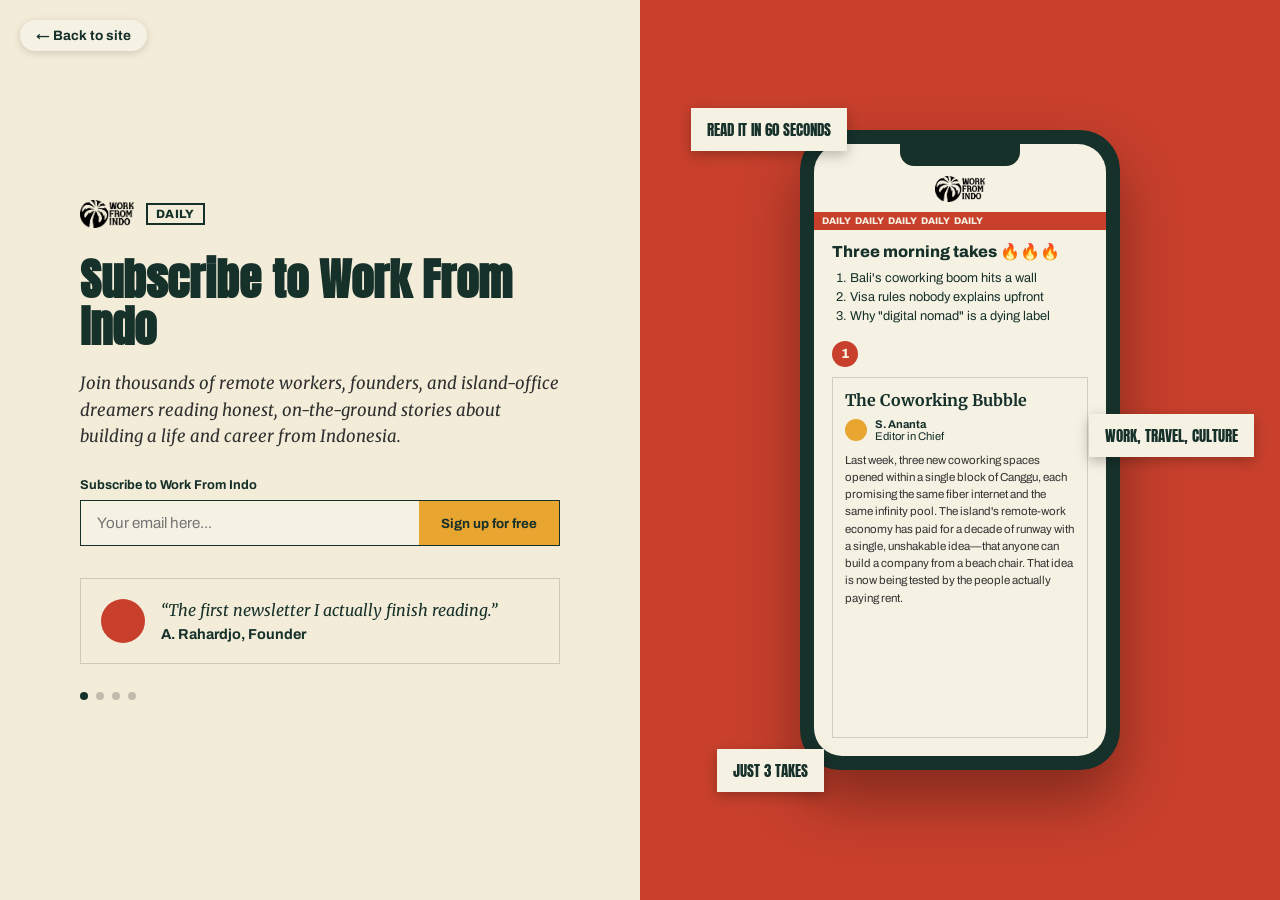
<file: subscribe.html>
<!DOCTYPE html>
<html lang="en">
<head>
<meta charset="UTF-8">
<meta name="viewport" content="width=device-width, initial-scale=1.0">
<title>Subscribe — Work From Indo</title>
<link rel="icon" type="image/jpeg" href="assets/images/Logo/WFI Badge 1.jpg">
<link rel="preconnect" href="https://fonts.googleapis.com">
<link rel="preconnect" href="https://fonts.gstatic.com" crossorigin>
<link href="https://fonts.googleapis.com/css2?family=Anton&family=Archivo:ital,wght@0,400;0,500;0,600;0,700;0,800;1,400&family=Merriweather:ital@0;1&display=swap" rel="stylesheet">
<link rel="stylesheet" href="styles.css">
<link rel="stylesheet" href="subscribe.css">
</head>
<body class="subscribe-body">

<a href="index.html" class="subscribe-back" aria-label="Back to home">&#8592; Back to site</a>

<main class="subscribe-page">
  <section class="subscribe-panel">
    <div class="subscribe-content">
      <div class="subscribe-brandrow">
        <img src="assets/images/Logo/WFI - Horz Transp Black.png" alt="Work From Indo" class="subscribe-logo">
        <span class="subscribe-daily-tag">DAILY</span>
      </div>

      <h1 class="subscribe-heading">Subscribe to Work From Indo</h1>
      <p class="subscribe-sub">
        Join thousands of remote workers, founders, and island-office dreamers reading
        honest, on-the-ground stories about building a life and career from Indonesia.
      </p>

      <form class="subscribe-form" onsubmit="return false;">
        <label class="subscribe-label" for="subscribe-email">Subscribe to Work From Indo</label>
        <div class="subscribe-input-row">
          <input id="subscribe-email" type="email" placeholder="Your email here..." required>
          <button type="submit">Sign up for free</button>
        </div>
      </form>

      <div class="subscribe-quote">
        <div class="subscribe-avatar" aria-hidden="true"></div>
        <div>
          <p class="quote-text">&ldquo;The first newsletter I actually finish reading.&rdquo;</p>
          <p class="quote-author">A. Rahardjo, Founder</p>
        </div>
      </div>

      <div class="subscribe-dots">
        <span class="dot active"></span>
        <span class="dot"></span>
        <span class="dot"></span>
        <span class="dot"></span>
      </div>
    </div>
  </section>

  <section class="subscribe-visual">
    <div class="callout callout-top">Read it in 60 seconds</div>
    <div class="callout callout-mid">Work, travel, culture</div>
    <div class="callout callout-bottom">Just 3 takes</div>

    <div class="phone">
      <div class="phone-notch"></div>
      <div class="phone-screen">
        <img class="phone-logo" src="assets/images/Logo/WFI - Horz Transp Black.png" alt="Work From Indo">
        <div class="phone-tagbar">
          <span>DAILY</span><span>DAILY</span><span>DAILY</span><span>DAILY</span><span>DAILY</span>
        </div>
        <p class="phone-heading">Three morning takes &#128293;&#128293;&#128293;</p>
        <ol class="phone-list">
          <li>Bali's coworking boom hits a wall</li>
          <li>Visa rules nobody explains upfront</li>
          <li>Why "digital nomad" is a dying label</li>
        </ol>
        <div class="phone-num">1</div>
        <div class="phone-article">
          <h3>The Coworking Bubble</h3>
          <div class="phone-byline">
            <span class="phone-avatar"></span>
            <div><strong>S. Ananta</strong><br><span>Editor in Chief</span></div>
          </div>
          <p>
            Last week, three new coworking spaces opened within a single block of Canggu,
            each promising the same fiber internet and the same infinity pool. The
            island's remote-work economy has paid for a decade of runway with a single,
            unshakable idea&mdash;that anyone can build a company from a beach chair.
            That idea is now being tested by the people actually paying rent.
          </p>
        </div>
      </div>
    </div>
  </section>
</main>

</body>
</html>
</file>
<file: styles.css>
:root {
  --black: #16302a;
  --white: #f5f1e3;
  --cream: #f2ecd8;
  --pink: #c8402c;
  --orange: #e8a530;
  --sage: #7fb069;
  --gray: #9aa89e;
  --border: rgba(245,241,227,0.22);
  --font-display: 'Anton', Impact, sans-serif;
  --font-body: 'Archivo', Helvetica, Arial, sans-serif;
}

* { box-sizing: border-box; }

html {
  overflow-x: hidden;
}

body {
  margin: 0;
  background: var(--black);
  color: var(--white);
  font-family: var(--font-body);
  -webkit-font-smoothing: antialiased;
  overflow-x: hidden;
  max-width: 100vw;
  position: relative;
}

a { color: inherit; text-decoration: none; }

/* Utility bar */
.utility-bar {
  background: var(--black);
  border-bottom: 1px solid var(--border);
}
.utility-nav {
  display: grid;
  grid-template-columns: repeat(8, 1fr);
}
.utility-nav a {
  padding: 12px 16px;
  font-weight: 600;
  font-size: 0.8rem;
  text-align: center;
  border-right: 1px solid var(--border);
}
.utility-nav a:last-child { border-right: none; }
.utility-brand { font-weight: 700; }

@media (max-width: 900px) {
  .utility-nav { grid-template-columns: repeat(4, 1fr); }
  .utility-nav a:nth-child(4) { border-right: none; }
}

@media (max-width: 500px) {
  .utility-bar { display: none; }
}

/* Header */
.site-header {
  padding: 8px 24px 2px;
  position: sticky;
  top: 0;
  z-index: 80;
  background: var(--black);
}
.header-row {
  display: flex;
  align-items: center;
  justify-content: space-between;
  margin-bottom: 8px;
}
.logo-mark { display: block; }
.logo-mark img {
  height: 70px;
  width: auto;
  display: block;
}
.header-actions { display: flex; align-items: center; gap: 20px; font-weight: 600; font-size: 0.9rem; }
.btn-pill {
  border: 1px solid var(--white);
  border-radius: 999px;
  padding: 6px 18px;
}
.menu-toggle {
  background: none;
  border: none;
  color: var(--white);
  font-size: 1.2rem;
  cursor: pointer;
  min-width: 44px;
  min-height: 44px;
  display: flex;
  align-items: center;
  justify-content: center;
}

.wordmark {
  margin: 10px 0 0;
}
.wordmark img {
  width: 100%;
  max-width: 900px;
  height: auto;
  display: block;
}

/* Hero */
.hero {
  padding: 5px 24px 40px 24px;
}
.hero-link {
  display: grid;
  grid-template-columns: 1fr 2.06fr;
  column-gap: 32px;
  margin: 0px 0 36px 0;
}
.hero-text {
  padding: 40px;
  display: flex;
  flex-direction: column;
  justify-content: space-between;
  position: relative;
}
.hero-text::before {
  content: '';
  position: absolute;
  top: 0;
  left: 0;
  right: 0;
  height: 1px;
  background: currentColor;
}
.hero-category {
  font-size: 0.8rem;
  font-weight: 700;
  text-transform: uppercase;
  opacity: 0.65;
  margin-bottom: 12px;
}
.hero-title {
  font-family: var(--font-display);
  font-size: clamp(2.2rem, 4.4vw, 3.9rem);
  line-height: 1.28;
  margin: 0;
  text-transform: none;
  font-weight: 400;
}
.hero-excerpt {
  font-size: 2rem;
  opacity: 0.85;
  margin: 0 0 12px;
  line-height: 1.5;
}
.hero-meta {
  display: flex;
  align-items: center;
  justify-content: space-between;
  padding-top: 0;
  font-weight: 700;
  font-size: 0.9rem;
  flex-wrap: wrap;
  gap: 8px;
}
.hero-meta > span:first-child {
  min-width: 0;
  overflow-wrap: break-word;
}
.hero-meta .stats { color: var(--gray); font-weight: 500; font-size: 0.85rem; }
.hero-image {
  background-size: cover;
  background-position: center;
  aspect-ratio: 5 / 3;
  min-width: 0;
  align-self: start;
}

/* Daily strip */
.daily-strip {
  background: var(--cream);
  color: var(--black);
  padding: 28px 24px 40px;
  scroll-margin-top: 24px;
}
.daily-header {
  display: flex;
  align-items: center;
  justify-content: space-between;
  border-bottom: 2px solid var(--black);
  padding-bottom: 14px;
  margin-bottom: 24px;
  flex-wrap: wrap;
  gap: 10px;
}
.daily-header > div { display: flex; align-items: center; gap: 14px; flex-wrap: wrap; }
.date-badge {
  background: var(--orange);
  color: var(--black);
  font-weight: 700;
  padding: 6px 14px;
  font-size: 0.85rem;
}
.daily-title {
  font-family: var(--font-display);
  font-size: 1.6rem;
}
.see-all { font-weight: 700; font-size: 0.9rem; white-space: nowrap; }

.daily-cols-wrap {
  position: relative;
}
.daily-cols {
  display: grid;
  grid-template-columns: repeat(3, 1fr);
  gap: 32px;
}
.daily-cols-fade {
  position: absolute;
  inset: 0;
  background: linear-gradient(to top, var(--cream) 0%, #f2ecd8c9 50%, transparent 100%);
  pointer-events: auto;
  cursor: default;
}
.daily-col { border-left: 1px solid #00000022; padding-left: 24px; }
.daily-col:first-child { border-left: none; padding-left: 0; }
.daily-col h3 { font-family: var(--font-display); font-size: 2rem; margin: 0 0 10px; text-transform: none; }
.daily-byline { display: flex; align-items: center; gap: 8px; font-weight: 700; font-size: 0.85rem; margin-bottom: 12px; }
.daily-avatar {
  width: 26px; height: 26px; border-radius: 50%;
  background: #ccc; flex-shrink: 0;
}
.daily-col p.body-text { font-size: 1.2rem; line-height: 1.5; color: #2a2a2a; }

.newsletter-block {
  text-align: center;
  margin-top: -60px;
  z-index: 2;
  position: relative;
  scroll-margin-top: 24px;
}
.newsletter-heading { font-family: var(--font-display); font-size: 1.8rem; margin: 0 0 8px; }
.newsletter-sub { font-size: 0.9rem; margin: 0 0 18px; color: #333; }
.newsletter-form { display: flex; justify-content: center; gap: 0; max-width: 520px; margin: 0 auto; }
.newsletter-form input {
  flex: 1;
  padding: 12px 16px;
  border: 1px solid var(--black);
  border-right: none;
  font-family: var(--font-body);
  font-size: 0.9rem;
}
.newsletter-form button {
  background: var(--orange);
  color: var(--black);
  border: 1px solid var(--orange);
  padding: 12px 22px;
  font-weight: 700;
  cursor: pointer;
  font-family: var(--font-body);
}

/* Category sections */
.category-section {
  border-top: 1px solid var(--border);
  padding: 40px 24px;
}
.category-section.dark { background: var(--black); color: var(--white); }
.category-section.cream { background: var(--cream); color: var(--black); }
.category-section.pink { background: var(--pink); color: var(--white); }

.category-featured {
  display: grid;
  grid-template-columns: 1fr 2.06fr;
  margin: 0px 0 36px 0;
  column-gap: 32px;
}
.featured-text {
  padding: 40px;
  display: flex;
  flex-direction: column;
  justify-content: space-between;
  position: relative;
}
.featured-text::before {
  content: '';
  position: absolute;
  top: 0;
  left: 0;
  right: 0;
  height: 1px;
  background: currentColor;
}
.featured-top { display: flex; flex-direction: column; }
.featured-bottom { display: flex; flex-direction: column; }
.featured-category {
  font-size: 0.8rem;
  font-weight: 700;
  text-transform: uppercase;
  opacity: 0.65;
  margin-bottom: 12px;
}
.featured-title {
  font-family: var(--font-display);
  font-size: clamp(2.2rem, 4.4vw, 3.9rem);
  line-height: 1.28;
  margin: 0;
  text-transform: none;
  font-weight: 400;
}
.featured-excerpt {
  font-size: 2rem;
  line-height: 1.5;
  opacity: 0.85;
  margin: 0 0 12px;
}
.featured-image {
  background-size: cover;
  background-position: center;
  aspect-ratio: 5 / 3;
  min-width: 0;
  align-self: start;
}

.category-grid {
  display: grid;
  grid-template-columns: repeat(3, 1fr);
  column-gap: 32px;
  row-gap: 48px;
}
.category-grid + .category-grid {
  margin-top: 48px;
}
.category-grid-full {
  grid-template-columns: repeat(3, 1fr);
  row-gap: 48px;
}

.category-grid > *,
.category-grid-full > * {
  position: relative;
}
.category-grid > *:not(:nth-child(3n))::after,
.category-grid-full > *:not(:nth-child(3n))::after {
  content: '';
  position: absolute;
  top: 25px;
  right: -17px;
  width: 1px;
  background: currentColor;
  height: 100%;
}

@media (max-width: 900px) {
  .category-grid-full { grid-template-columns: 1fr; }
  .category-grid-full > *::after { display: none; }
}
.mini-card { display: flex; flex-direction: column; cursor: pointer; padding-top: 24px; }
.mini-card::before {
  content: '';
  position: absolute;
  top: 0;
  left: 0;
  right: 0;
  height: 1px;
  background: currentColor;
}

.more-card {
  background: rgba(0,0,0,0.15);
  padding: 32px;
  display: flex;
  flex-direction: column;
  justify-content: space-between;
  min-height: 220px;
}
.more-card-title {
  font-family: var(--font-display);
  font-size: 2.3rem;
  line-height: 1.15;
  margin: 0;
  text-transform: none;
  font-weight: 400;
}
.more-card-cta {
  display: flex;
  align-items: center;
  gap: 12px;
  font-weight: 700;
  font-size: 0.95rem;
  align-self: flex-end;
}
.mini-card-image {
  width: 100%;
  aspect-ratio: 4/3;
  background-size: cover;
  background-position: center;
  margin-bottom: 16px;
}
.mini-card-title-row {
  display: flex;
  justify-content: space-between;
  align-items: flex-start;
  gap: 8px;
  min-width: 0;
}
.mini-card-title {
  font-family: var(--font-display);
  font-size: 2.3rem;
  line-height: 1.35;
  margin: 0;
  text-transform: none;
  font-weight: 400;
  min-width: 0;
  overflow-wrap: break-word;
}
.card-arrow {
  border: 1px solid currentColor;
  width: 28px;
  height: 28px;
  flex-shrink: 0;
  display: flex;
  align-items: center;
  justify-content: center;
  font-size: 0.9rem;
}
.card-divider {
  border-top: 1px dashed currentColor;
  opacity: 0.4;
  margin: 14px 0;
}
.mini-card-excerpt {
  font-size: 1.28rem;
  line-height: 1.5;
  opacity: 0.85;
  margin: 0 0 16px;
  flex-grow: 1;
}
.card-meta {
  display: flex;
  justify-content: space-between;
  align-items: center;
  font-size: 0.82rem;
  font-weight: 700;
  gap: 8px;
  flex-wrap: wrap;
}
.card-meta > span:first-child {
  min-width: 0;
  overflow-wrap: break-word;
}
.card-stats { font-weight: 500; opacity: 0.7; }

/* Side menu */
.menu-overlay {
  position: fixed;
  inset: 0;
  background: rgba(0,0,0,0.5);
  opacity: 0;
  pointer-events: none;
  transition: opacity 0.25s ease;
  z-index: 90;
}
.menu-overlay.open {
  opacity: 1;
  pointer-events: auto;
}

.side-menu {
  position: fixed;
  top: 0;
  right: 0;
  bottom: 0;
  width: min(420px, 88vw);
  background: var(--white);
  color: var(--black);
  z-index: 100;
  padding: 28px 32px;
  transform: translateX(100%);
  transition: transform 0.3s ease;
  overflow-y: auto;
  display: flex;
  flex-direction: column;
}
.side-menu.open { transform: translateX(0); }

.menu-top {
  display: flex;
  align-items: center;
  justify-content: space-between;
  gap: 16px;
  margin-bottom: 20px;
}
.menu-logo {
  height: 28px;
  width: auto;
}
.menu-close {
  background: none;
  border: none;
  font-size: 1.8rem;
  line-height: 1;
  cursor: pointer;
  color: var(--black);
  flex-shrink: 0;
  min-width: 44px;
  min-height: 44px;
  display: flex;
  align-items: center;
  justify-content: center;
}

.menu-group {
  display: flex;
  flex-direction: column;
  gap: 18px;
}
.menu-group a {
  font-family: var(--font-display);
  font-size: 1.6rem;
  text-transform: none;
  color: var(--black);
}
.menu-group-small a {
  font-family: var(--font-body);
  font-weight: 700;
  font-size: 1.05rem;
  color: #555;
}

.menu-divider {
  border: none;
  border-top: 1px solid #00000022;
  margin: 24px 0;
}

.menu-social {
  margin-top: auto;
  padding-top: 24px;
  display: flex;
  gap: 20px;
  font-size: 1.2rem;
}

body.menu-open { overflow: hidden; }

/* Footer */
.site-footer {
  background: var(--black);
  padding: 30px 24px 24px;
  border-top: 1px solid var(--border);
}
.footer-wordmark {
  width: 100%;
  max-width: 640px;
  height: auto;
  display: block;
  margin: 0 0 24px;
}
.footer-row {
  display: flex;
  flex-wrap: wrap;
  justify-content: space-between;
  align-items: center;
  gap: 12px;
  border-top: 1px solid var(--border);
  padding-top: 18px;
  font-size: 0.85rem;
}
.footer-links, .footer-social { display: flex; gap: 20px; flex-wrap: wrap; }
.footer-copy { color: var(--gray); }

/* Responsive */
@media (max-width: 900px) {
  .hero-link { grid-template-columns: 1fr; }
  .hero-text { border-right: none; border-bottom: 1px solid var(--border); }
  .hero-image { min-height: 320px; }
  .daily-cols { grid-template-columns: 1fr; }
  .daily-col { border-left: none; padding-left: 0; border-top: 1px solid #00000022; padding-top: 20px; }
  .daily-col:first-child { border-top: none; padding-top: 0; }
  .category-featured { grid-template-columns: 1fr; margin: -40px -24px 24px; }
  .featured-text { padding: 32px 24px; }
  .featured-image { aspect-ratio: 4 / 3; }
  .category-grid { grid-template-columns: 1fr; row-gap: 40px; }
  .category-grid > *::after { display: none; }
  .utility-nav a { padding: 12px 14px; font-size: 0.75rem; min-height: 44px; display: flex; align-items: center; justify-content: center; }
}

@media (max-width: 600px) {
  .header-actions { gap: 14px; font-size: 0.8rem; }
  .footer-row { flex-direction: column; align-items: flex-start; }

  .hero { padding: 5px 16px 32px 16px; }
  .hero-link { row-gap: 0; }
  .hero-text { padding: 24px; }
  .hero-title { font-size: clamp(1.7rem, 7vw, 2.4rem); line-height: 1.15; }
  .hero-excerpt { font-size: 1.05rem; }
  .hero-image { min-height: 240px; aspect-ratio: 4 / 3; }

  .category-featured { row-gap: 0; }
  .featured-text { padding: 24px; }
  .featured-title { font-size: clamp(1.6rem, 7vw, 2.2rem); line-height: 1.15; }
  .featured-excerpt { font-size: 1.05rem; }
  .featured-image { aspect-ratio: 4 / 3; }

  .mini-card-title { font-size: 1.5rem; line-height: 1.2; }
  .mini-card-excerpt { font-size: 1rem; }
  .more-card-title { font-size: 1.5rem; line-height: 1.2; }

  .card-arrow {
    width: 44px;
    height: 44px;
  }
  .mini-card-title-row { align-items: center; }

  .category-section { padding: 32px 16px; }
  .category-featured { margin: -32px -16px 24px; column-gap: 0; }
  .category-grid { column-gap: 16px; row-gap: 32px; }

  .daily-strip { padding: 24px 16px 32px; }
  .daily-col h3 { font-size: 1.4rem; }
  .daily-col p.body-text { font-size: 1rem; }
  .daily-col:nth-child(n+2) { display: none; }
  .daily-cols-fade { display: none; }

  .newsletter-form {
    flex-direction: column;
    max-width: 100%;
  }
  .newsletter-form input {
    border-right: 1px solid var(--black);
    border-bottom: none;
    min-height: 44px;
  }
  .newsletter-form button {
    min-height: 44px;
  }

  .site-header { padding: 8px 16px 2px; }
  .logo-mark img { height: 52px; }
  .utility-nav a { padding: 10px 8px; font-size: 0.68rem; }

  .side-menu { padding: 24px 20px; width: 100%; }
  .menu-group a { font-size: 1.35rem; }

  .footer-wordmark { max-width: 100%; }
  .site-footer { padding: 24px 16px 20px; }
}
</file>
<file: category.css>
/* Category accent colors - active nav link + header background via JS based on ?cat= */
body { background: var(--cream); }

.utility-nav a, .site-header { transition: background-color 0.2s ease; }

.utility-nav a.active {
  color: var(--black);
  font-weight: 800;
}

.site-header.accent-active .header-actions a,
.site-header.accent-active .menu-toggle {
  color: var(--black);
}
.site-header.accent-active .btn-pill {
  border-color: var(--black);
}
.site-header.accent-active .logo-mark img {
  filter: none;
}

.category-page-title {
  font-family: var(--font-display);
  font-weight: 400;
  text-transform: none;
  font-size: clamp(3rem, 10vw, 7rem);
  line-height: 0.9;
  margin: 32px 24px;
  color: var(--black);
  border-bottom: 1px solid rgba(0,0,0,0.15);
  padding-bottom: 24px;
}

.category-page-content {
  padding: 0 24px 40px;
  color: var(--black);
}

.category-page-content .category-featured {
  margin: 0 -24px 36px;
}

.category-page-content .card-stats {
  opacity: 0.6;
}

.subcategory-block + .subcategory-block {
  margin-top: 64px;
  padding-top: 48px;
  border-top: 1px solid rgba(0,0,0,0.15);
}
.subcategory-title {
  display: none;
}
</file>
<file: post.css>
body { background: var(--cream); }

.post-hero {
  min-height: 60vh;
  background-size: cover;
  background-position: center;
  display: flex;
  align-items: flex-end;
  position: relative;
}
.post-hero::after {
  content: '';
  position: absolute;
  inset: 0;
  background: linear-gradient(to top, rgba(0,0,0,0.75), rgba(0,0,0,0.1) 60%);
}
.post-hero-overlay {
  position: relative;
  z-index: 1;
  padding: 48px 40px;
  color: var(--white);
  max-width: 900px;
}
.post-category {
  font-size: 0.85rem;
  font-weight: 700;
  text-transform: uppercase;
  opacity: 0.85;
  margin-bottom: 12px;
}
.post-title {
  font-family: var(--font-display);
  font-weight: 400;
  font-size: clamp(2rem, 5vw, 3.6rem);
  line-height: 1.1;
  margin: 0 0 20px;
  text-transform: none;
}
.post-meta {
  display: flex;
  gap: 16px;
  align-items: center;
  font-weight: 700;
  font-size: 0.9rem;
}
.post-meta .stats { opacity: 0.75; font-weight: 500; font-size: 0.85rem; }
.post-date { opacity: 0.75; font-weight: 500; font-size: 0.85rem; }

.post-body {
  max-width: 720px;
  margin: 0 auto;
  padding: 48px 24px;
  color: var(--black);
}
.post-body p {
  font-size: 1.15rem;
  line-height: 1.7;
  margin: 0 0 24px;
}

.post-back {
  display: block;
  max-width: 720px;
  margin: 0 auto 40px;
  padding: 0 24px;
  color: var(--black);
  font-weight: 700;
  opacity: 0.75;
}
.post-back:hover { opacity: 1; }

.post-related {
  background: var(--black);
  color: var(--white);
  padding: 40px 24px;
}
.post-related-title {
  font-family: var(--font-display);
  font-weight: 400;
  text-transform: none;
  font-size: 2rem;
  margin: 0 0 32px;
}

/* Like, share, actions */
.post-actions {
  max-width: 720px;
  margin: 0 auto 40px;
  padding: 24px;
  display: flex;
  flex-wrap: wrap;
  align-items: center;
  justify-content: space-between;
  gap: 20px;
  border-top: 1px solid rgba(0,0,0,0.15);
  border-bottom: 1px solid rgba(0,0,0,0.15);
  color: var(--black);
}

.like-btn {
  display: flex;
  align-items: center;
  gap: 8px;
  background: none;
  border: 1px solid currentColor;
  border-radius: 999px;
  padding: 12px 20px;
  min-height: 44px;
  font-family: var(--font-body);
  font-weight: 700;
  font-size: 0.9rem;
  color: var(--black);
  cursor: pointer;
  transition: background-color 0.15s ease;
}
.like-btn .like-icon { font-size: 1.1rem; line-height: 1; }
.like-btn:hover { background: rgba(0,0,0,0.06); }
.like-btn.liked {
  background: var(--pink);
  border-color: var(--pink);
  color: var(--white);
}

.post-share {
  display: flex;
  align-items: center;
  gap: 12px;
  flex-wrap: wrap;
}
.post-share-label {
  font-weight: 700;
  font-size: 0.85rem;
  opacity: 0.7;
}
.post-share-buttons {
  display: flex;
  gap: 8px;
  flex-wrap: wrap;
}
.share-btn {
  border: 1px solid currentColor;
  border-radius: 999px;
  padding: 10px 16px;
  min-height: 44px;
  display: inline-flex;
  align-items: center;
  font-family: var(--font-body);
  font-size: 0.8rem;
  font-weight: 700;
  color: var(--black);
  background: none;
  cursor: pointer;
}
.share-btn:hover { background: rgba(0,0,0,0.06); }

/* Comments */
.post-comments {
  max-width: 720px;
  margin: 0 auto;
  padding: 0 24px 48px;
  color: var(--black);
}
.post-comments-title {
  font-family: var(--font-display);
  font-weight: 400;
  text-transform: none;
  font-size: 1.6rem;
  margin: 0 0 20px;
}
.comment-form {
  display: flex;
  flex-direction: column;
  gap: 12px;
  margin-bottom: 32px;
}
.comment-input {
  font-family: var(--font-body);
  font-size: 0.95rem;
  padding: 14px;
  border: 1px solid rgba(0,0,0,0.25);
  resize: vertical;
}
.comment-submit {
  align-self: flex-end;
  background: var(--orange);
  color: var(--black);
  border: none;
  padding: 12px 22px;
  min-height: 44px;
  font-weight: 700;
  font-family: var(--font-body);
  cursor: pointer;
}
.comment-list {
  display: flex;
  flex-direction: column;
  gap: 20px;
}
.comment-item {
  display: flex;
  gap: 14px;
}
.comment-avatar {
  width: 36px;
  height: 36px;
  border-radius: 50%;
  background: var(--gray);
  flex-shrink: 0;
}
.comment-author { font-weight: 700; font-size: 0.9rem; margin-bottom: 4px; }
.comment-text { font-size: 0.95rem; line-height: 1.5; margin: 0; }

@media (max-width: 700px) {
  .post-hero-overlay { padding: 32px 24px; }
  .post-body p { font-size: 1.05rem; }
  .post-actions { flex-direction: column; align-items: flex-start; }
}
</file>
<file: subscribe.css>
.subscribe-body {
  background: var(--cream);
  color: var(--black);
}

.subscribe-back {
  position: fixed;
  top: 20px;
  left: 20px;
  z-index: 10;
  background: var(--white);
  color: var(--black);
  padding: 8px 16px;
  border-radius: 999px;
  font-weight: 700;
  font-size: 0.85rem;
  box-shadow: 0 2px 8px rgba(0,0,0,0.15);
}

.subscribe-page {
  display: grid;
  grid-template-columns: 1fr 1fr;
  min-height: 100vh;
}

/* Left panel */
.subscribe-panel {
  background: var(--cream);
  display: flex;
  align-items: center;
  justify-content: center;
  padding: 60px;
}
.subscribe-content { max-width: 480px; width: 100%; }

.subscribe-brandrow {
  display: flex;
  align-items: center;
  gap: 12px;
  margin-bottom: 28px;
}
.subscribe-logo { height: 28px; width: auto; }
.subscribe-daily-tag {
  border: 2px solid var(--black);
  font-weight: 800;
  font-size: 0.75rem;
  padding: 2px 8px;
  letter-spacing: 0.05em;
}

.subscribe-heading {
  font-family: var(--font-display);
  font-size: clamp(2rem, 4vw, 2.8rem);
  line-height: 1.05;
  margin: 0 0 20px;
  text-transform: none;
}

.subscribe-sub {
  font-family: 'Merriweather', Georgia, serif;
  font-style: italic;
  font-size: 1.05rem;
  line-height: 1.6;
  color: #2f2f2f;
  margin: 0 0 28px;
}

.subscribe-label {
  display: block;
  font-size: 0.8rem;
  font-weight: 700;
  margin-bottom: 8px;
}

.subscribe-input-row {
  display: flex;
  border: 1px solid var(--black);
}
.subscribe-input-row input {
  flex: 1;
  border: none;
  padding: 14px 16px;
  font-family: var(--font-body);
  font-size: 0.95rem;
  background: var(--white);
  color: var(--black);
}
.subscribe-input-row input:focus { outline: 2px solid var(--pink); outline-offset: -2px; }
.subscribe-input-row button {
  background: var(--orange);
  color: var(--black);
  border: none;
  padding: 14px 22px;
  font-weight: 700;
  cursor: pointer;
  font-family: var(--font-body);
  white-space: nowrap;
}

.subscribe-quote {
  display: flex;
  align-items: center;
  gap: 16px;
  margin-top: 32px;
  padding: 20px;
  border: 1px solid rgba(0,0,0,0.15);
}
.subscribe-avatar {
  width: 44px;
  height: 44px;
  border-radius: 50%;
  background: var(--pink);
  flex-shrink: 0;
}
.quote-text {
  font-family: 'Merriweather', Georgia, serif;
  font-style: italic;
  margin: 0 0 6px;
  font-size: 1rem;
}
.quote-author { margin: 0; font-weight: 700; font-size: 0.9rem; }

.subscribe-dots {
  display: flex;
  gap: 8px;
  margin-top: 28px;
}
.dot {
  width: 8px;
  height: 8px;
  border-radius: 50%;
  background: rgba(0,0,0,0.2);
}
.dot.active { background: var(--black); }

/* Right visual panel */
.subscribe-visual {
  background: var(--pink);
  position: relative;
  display: flex;
  align-items: center;
  justify-content: center;
  overflow: hidden;
  padding: 60px 40px;
}

.callout {
  position: absolute;
  background: var(--white);
  color: var(--black);
  font-family: var(--font-display);
  text-transform: uppercase;
  font-size: 0.95rem;
  padding: 10px 16px;
  box-shadow: 0 4px 12px rgba(0,0,0,0.25);
  z-index: 3;
}
.callout-top { top: 12%; left: 8%; }
.callout-mid { top: 46%; right: 4%; }
.callout-bottom { bottom: 12%; left: 12%; }

.phone {
  width: 320px;
  height: 640px;
  background: var(--black);
  border-radius: 40px;
  padding: 14px;
  position: relative;
  box-shadow: 0 30px 60px rgba(0,0,0,0.35);
}
.phone-notch {
  position: absolute;
  top: 14px;
  left: 50%;
  transform: translateX(-50%);
  width: 120px;
  height: 22px;
  background: var(--black);
  border-radius: 0 0 14px 14px;
  z-index: 2;
}
.phone-screen {
  background: var(--white);
  color: var(--black);
  width: 100%;
  height: 100%;
  border-radius: 28px;
  overflow: hidden;
  padding: 32px 18px 18px;
  display: flex;
  flex-direction: column;
}
.phone-logo { height: 26px; width: auto; margin: 0 auto 10px; display: block; }
.phone-tagbar {
  display: flex;
  gap: 4px;
  background: var(--pink);
  padding: 4px 8px;
  margin: 0 -18px 12px;
  overflow: hidden;
}
.phone-tagbar span {
  color: var(--white);
  font-size: 0.6rem;
  font-weight: 800;
  white-space: nowrap;
}
.phone-heading { font-weight: 800; font-size: 1rem; margin: 0 0 8px; }
.phone-list {
  margin: 0 0 14px;
  padding-left: 18px;
  font-size: 0.8rem;
  line-height: 1.5;
}
.phone-num {
  width: 26px;
  height: 26px;
  border-radius: 50%;
  background: var(--pink);
  color: var(--white);
  font-weight: 800;
  font-size: 0.85rem;
  display: flex;
  align-items: center;
  justify-content: center;
  margin-bottom: 10px;
}
.phone-article {
  border: 1px solid rgba(0,0,0,0.15);
  padding: 12px;
  overflow: hidden;
  flex: 1;
}
.phone-article h3 {
  font-family: 'Merriweather', Georgia, serif;
  font-size: 1rem;
  margin: 0 0 8px;
}
.phone-byline {
  display: flex;
  align-items: center;
  gap: 8px;
  margin-bottom: 10px;
  font-size: 0.7rem;
}
.phone-avatar {
  width: 22px;
  height: 22px;
  border-radius: 50%;
  background: var(--orange);
  flex-shrink: 0;
}
.phone-article p {
  font-size: 0.72rem;
  line-height: 1.5;
  margin: 0;
  color: #333;
}

@media (max-width: 900px) {
  .subscribe-page { grid-template-columns: 1fr; }
  .subscribe-panel { padding: 100px 24px 40px; }
  .subscribe-visual { padding: 90px 16px 100px; min-height: 720px; }
  .phone { width: 260px; height: 540px; }
  .callout { font-size: 0.7rem; padding: 6px 10px; }
  .callout-top { top: 4%; left: 6%; }
  .callout-mid { top: 50%; right: 2%; transform: translateY(-50%); }
  .callout-bottom { bottom: 4%; left: 6%; }
}

@media (max-width: 480px) {
  .phone { width: 220px; height: 460px; }
  .callout-mid { display: none; }
}
</file>
